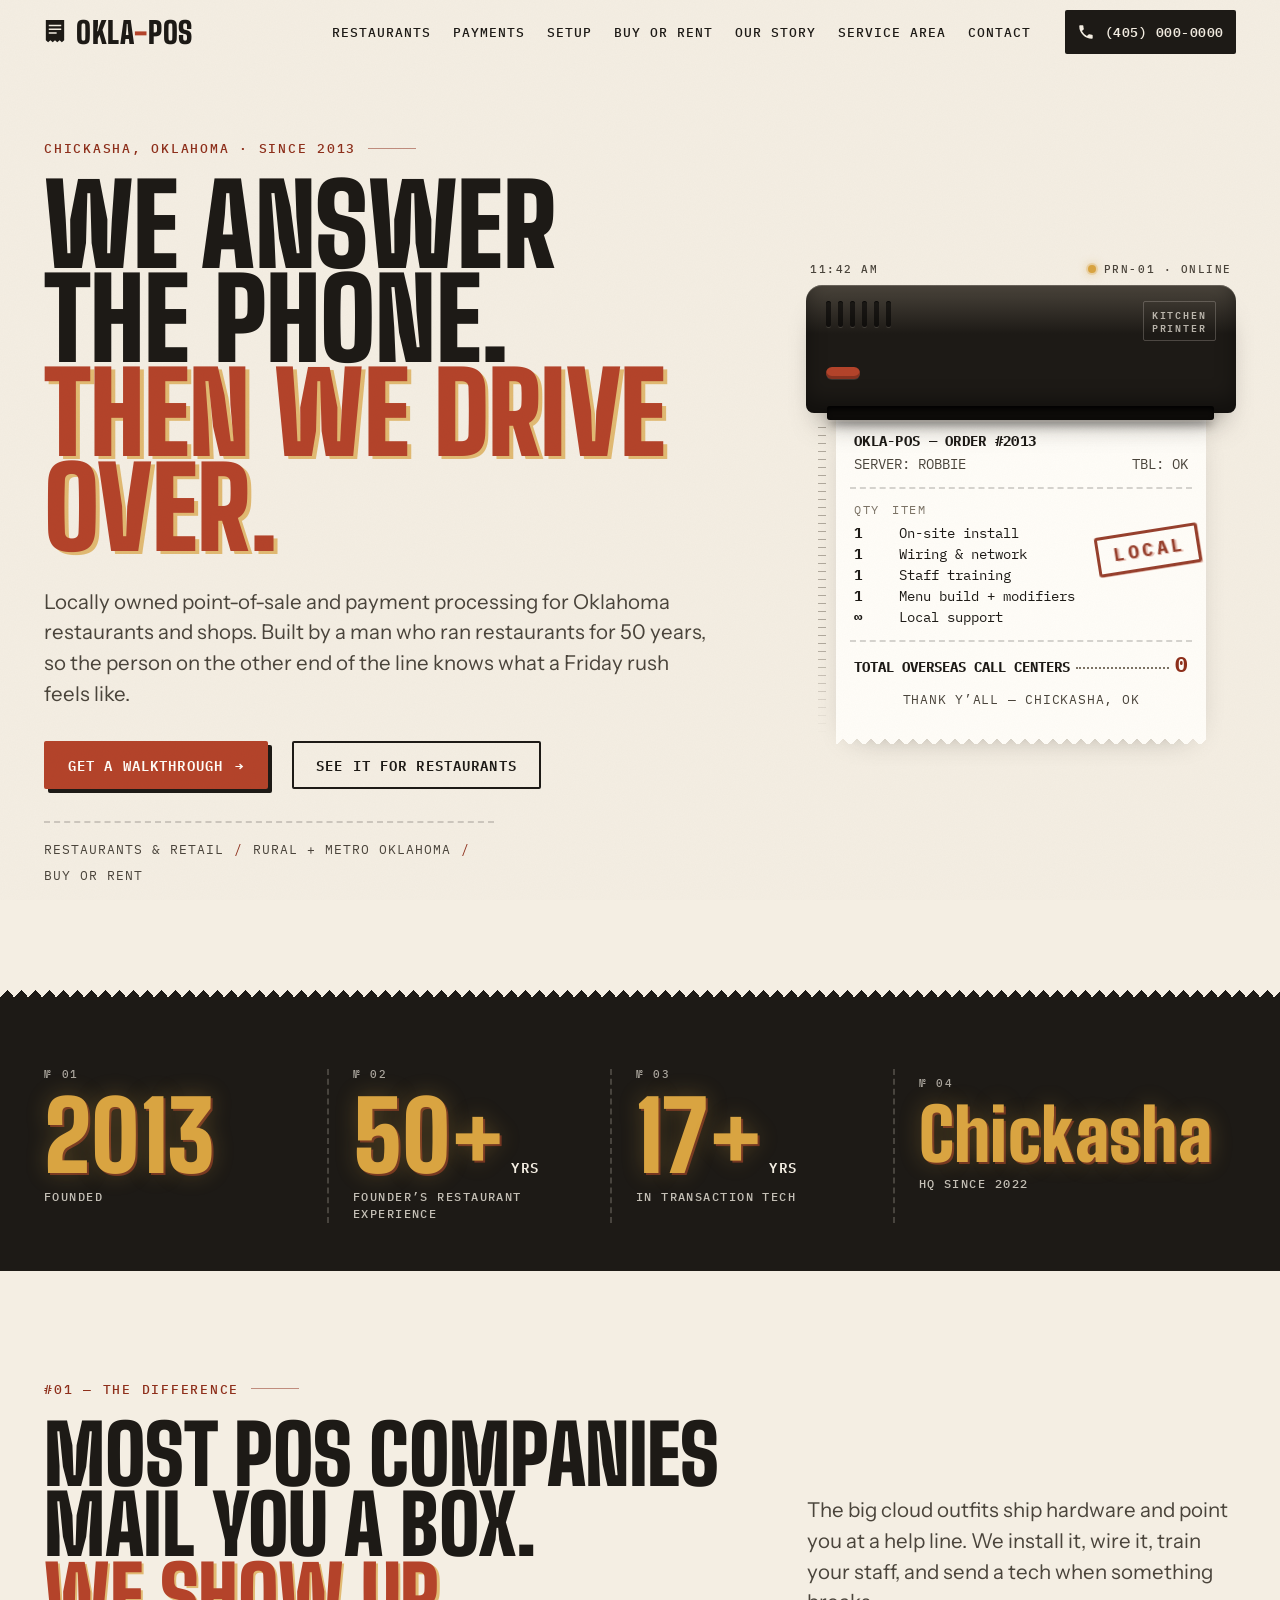
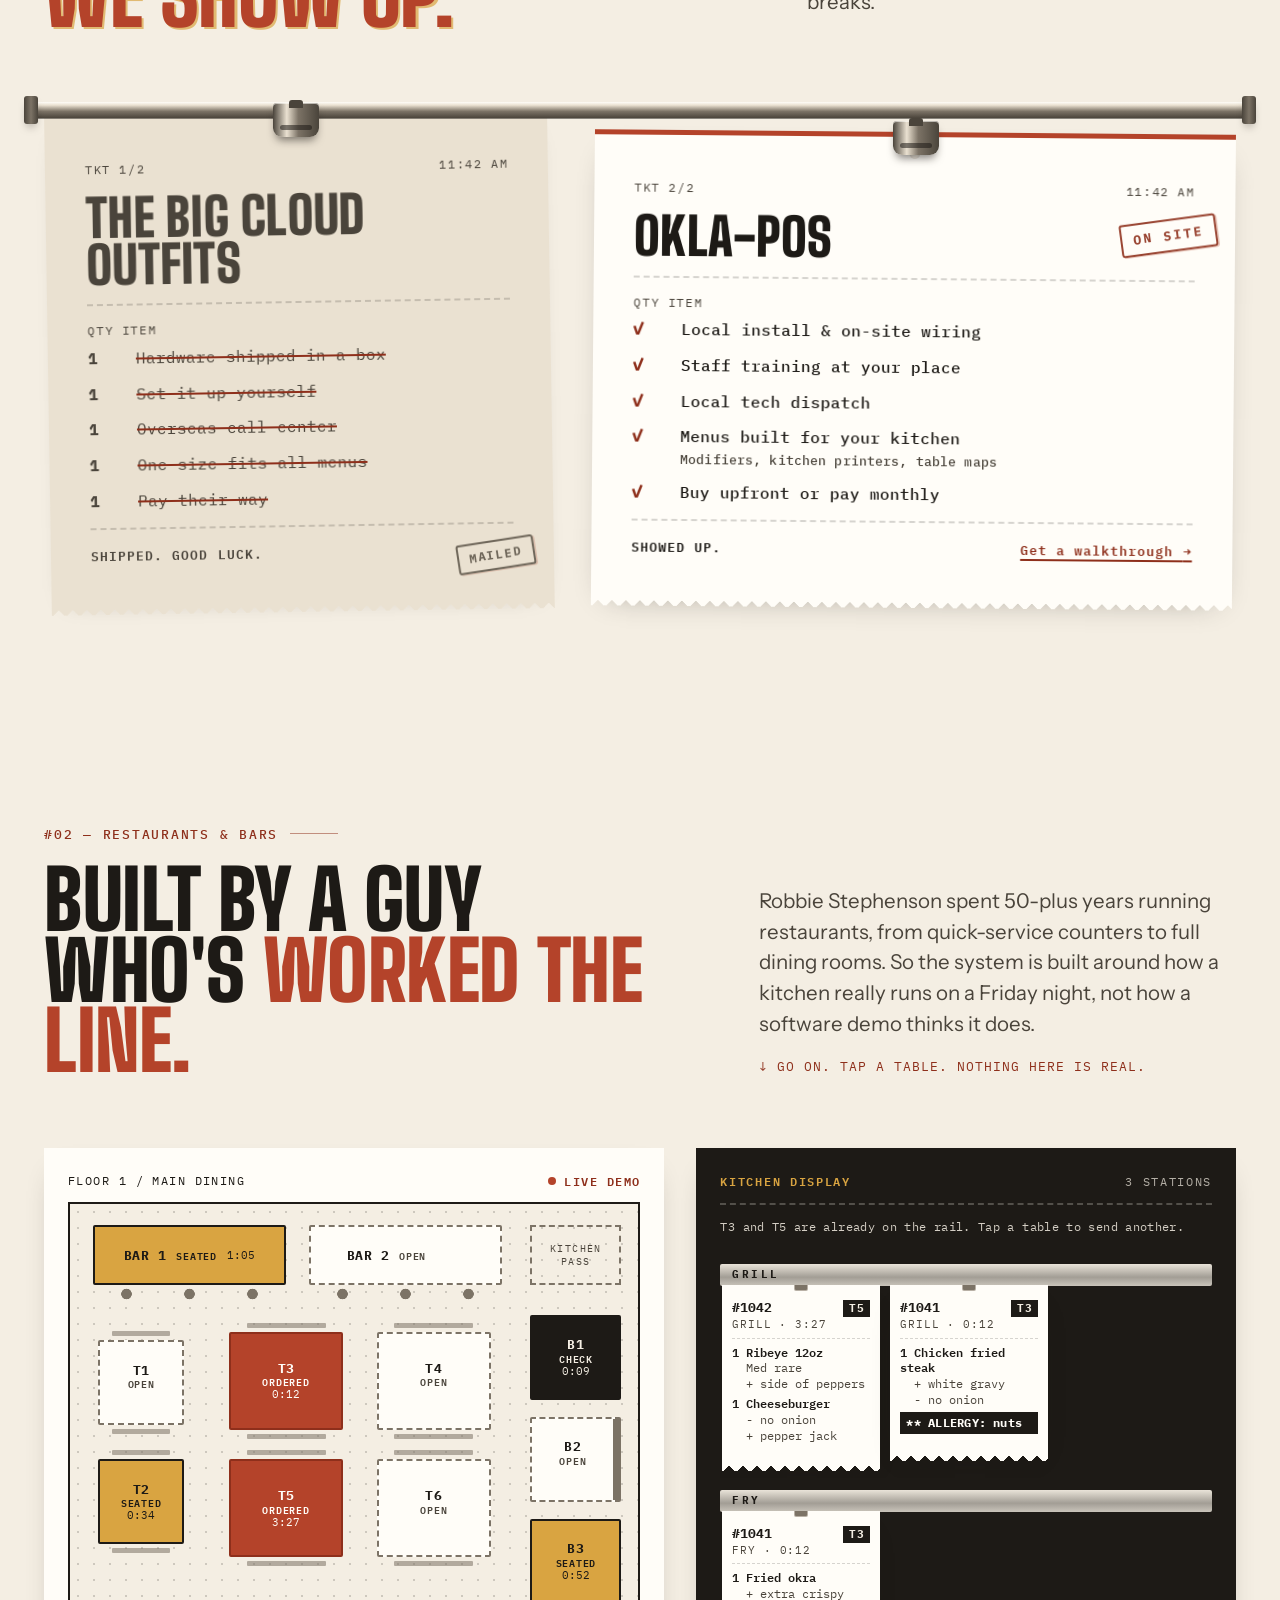
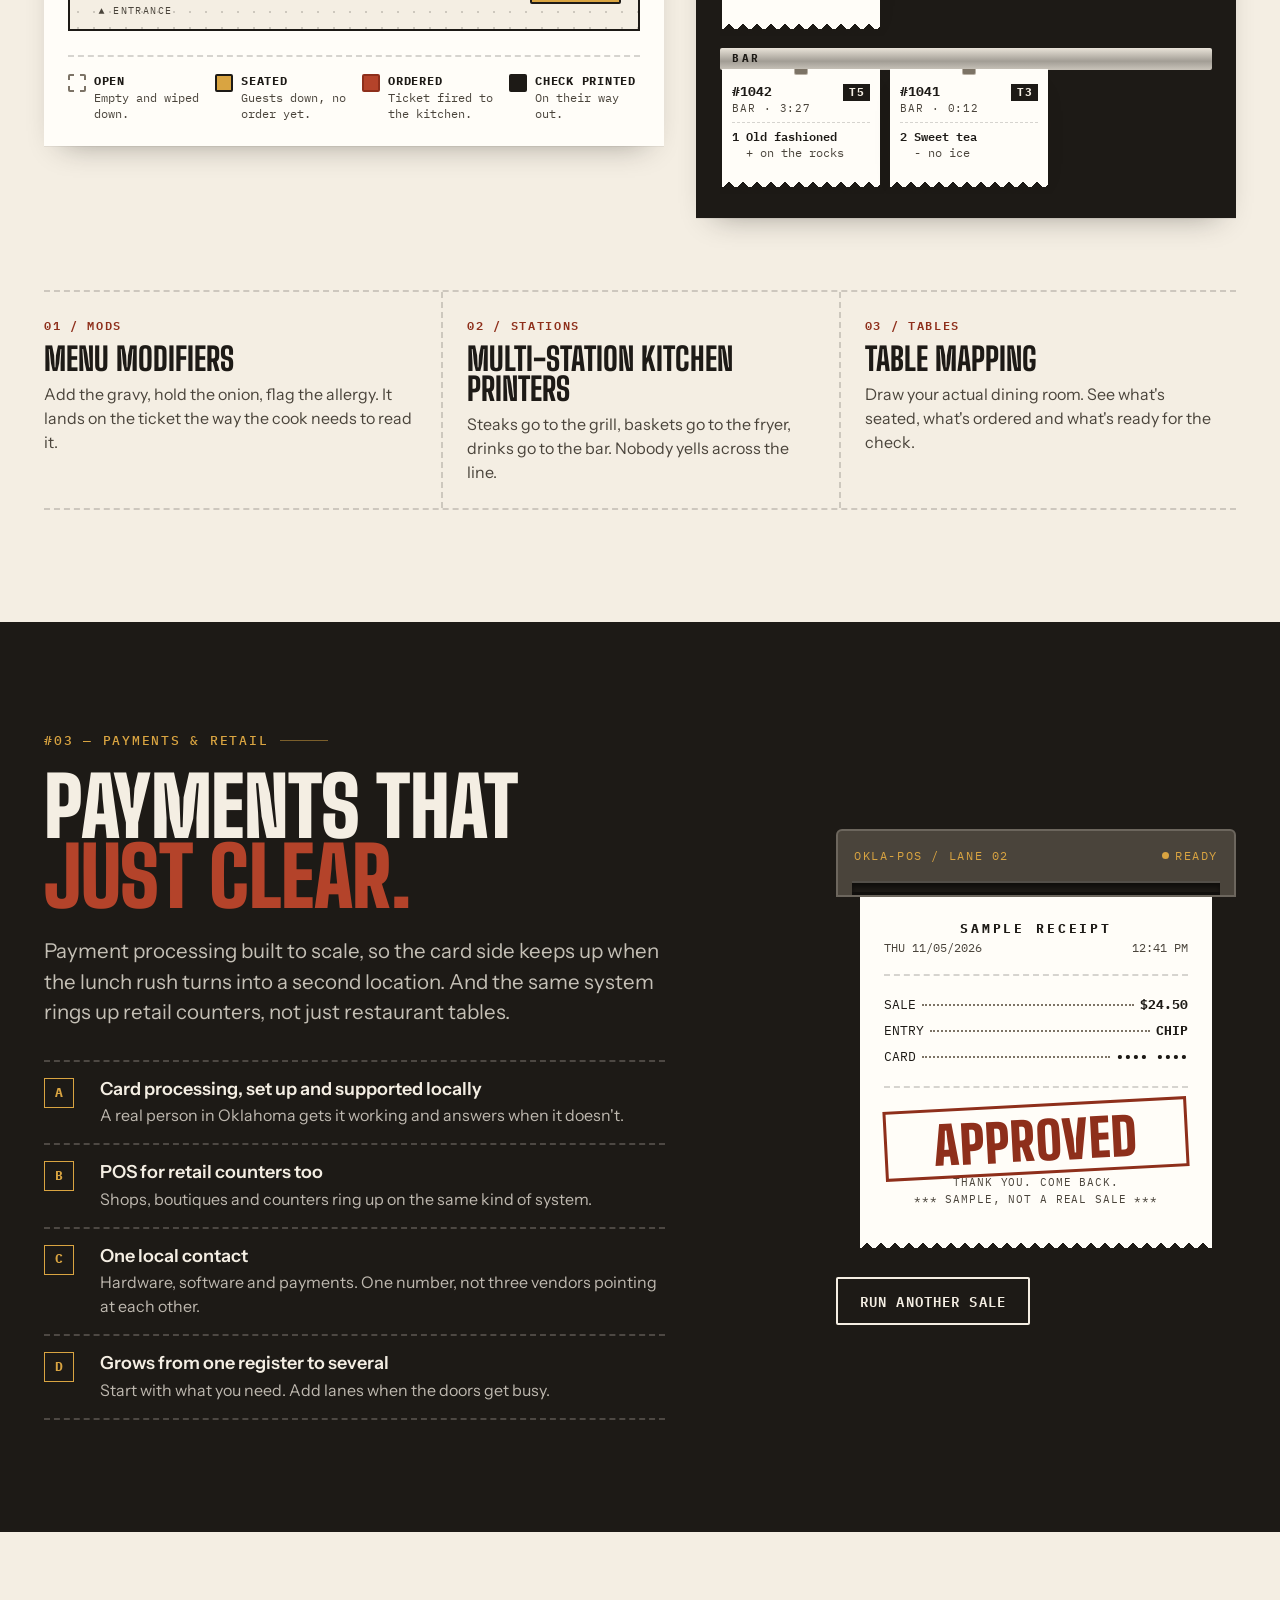
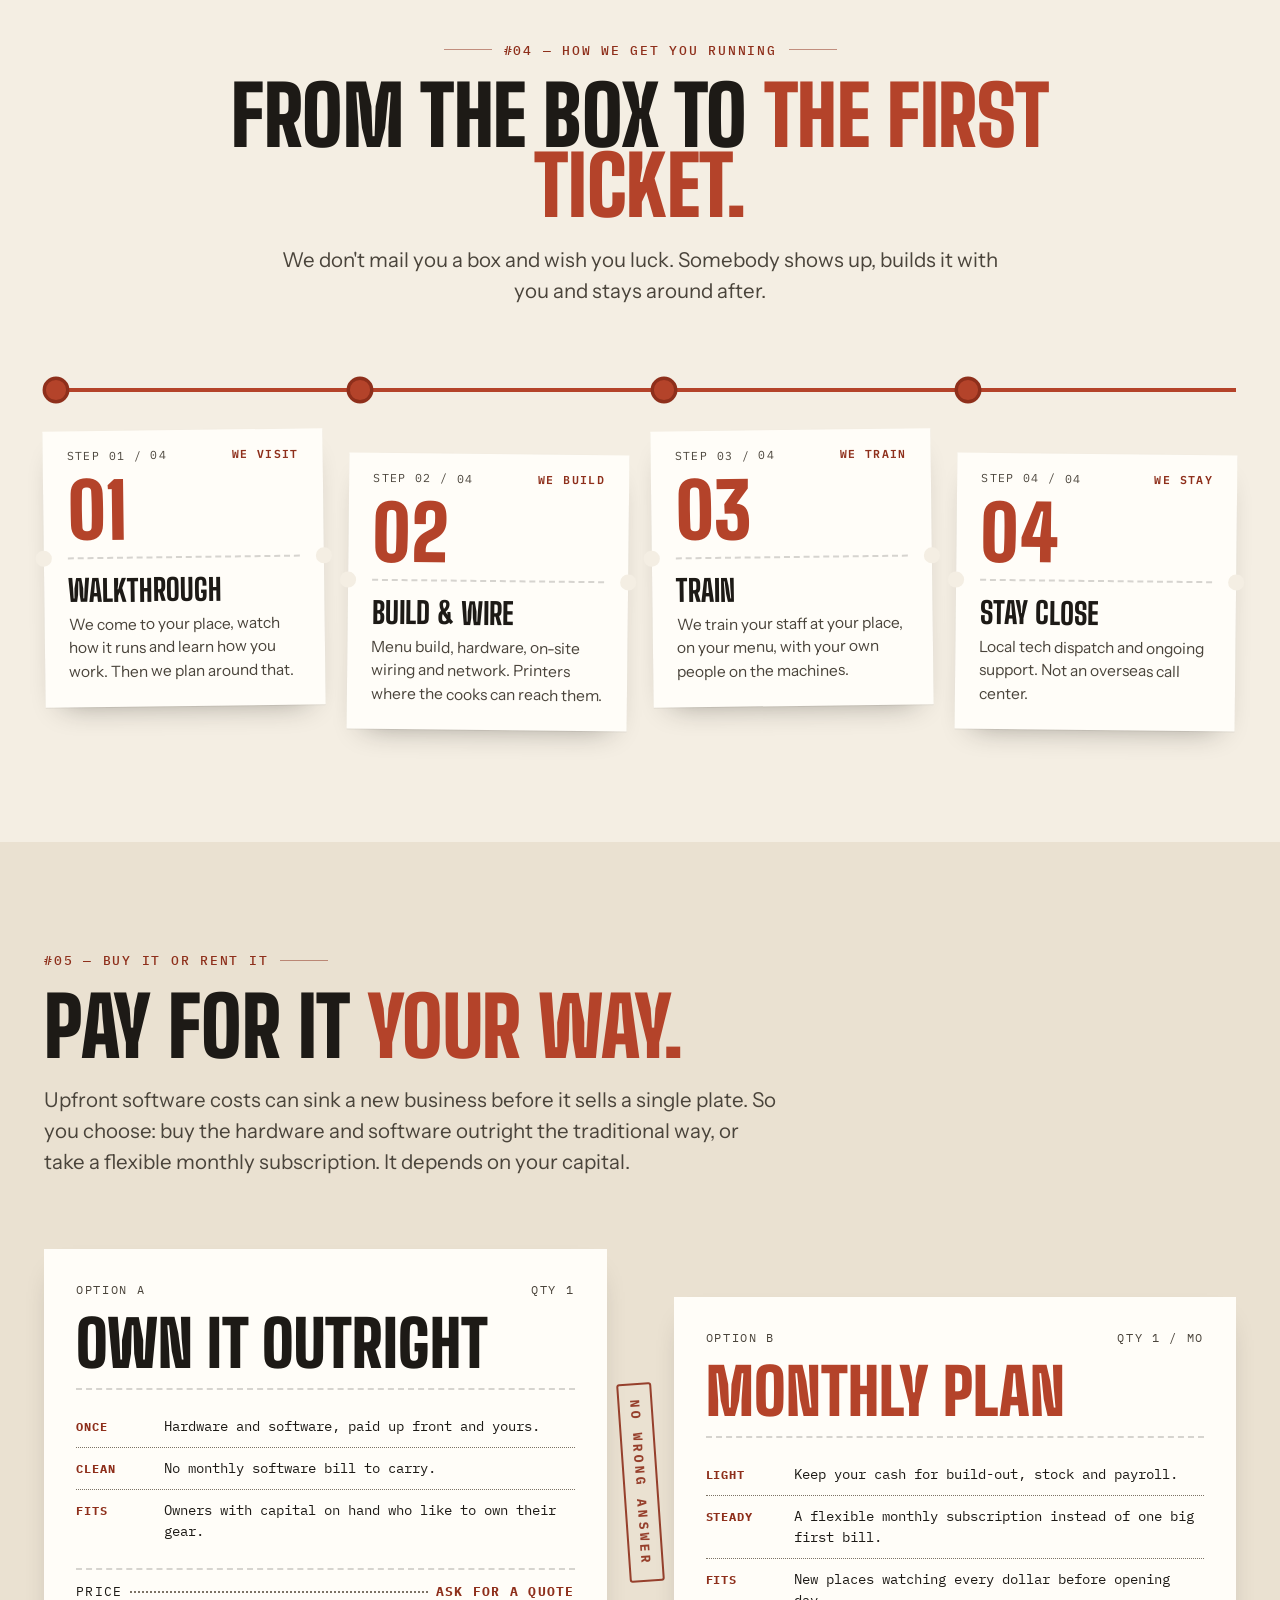
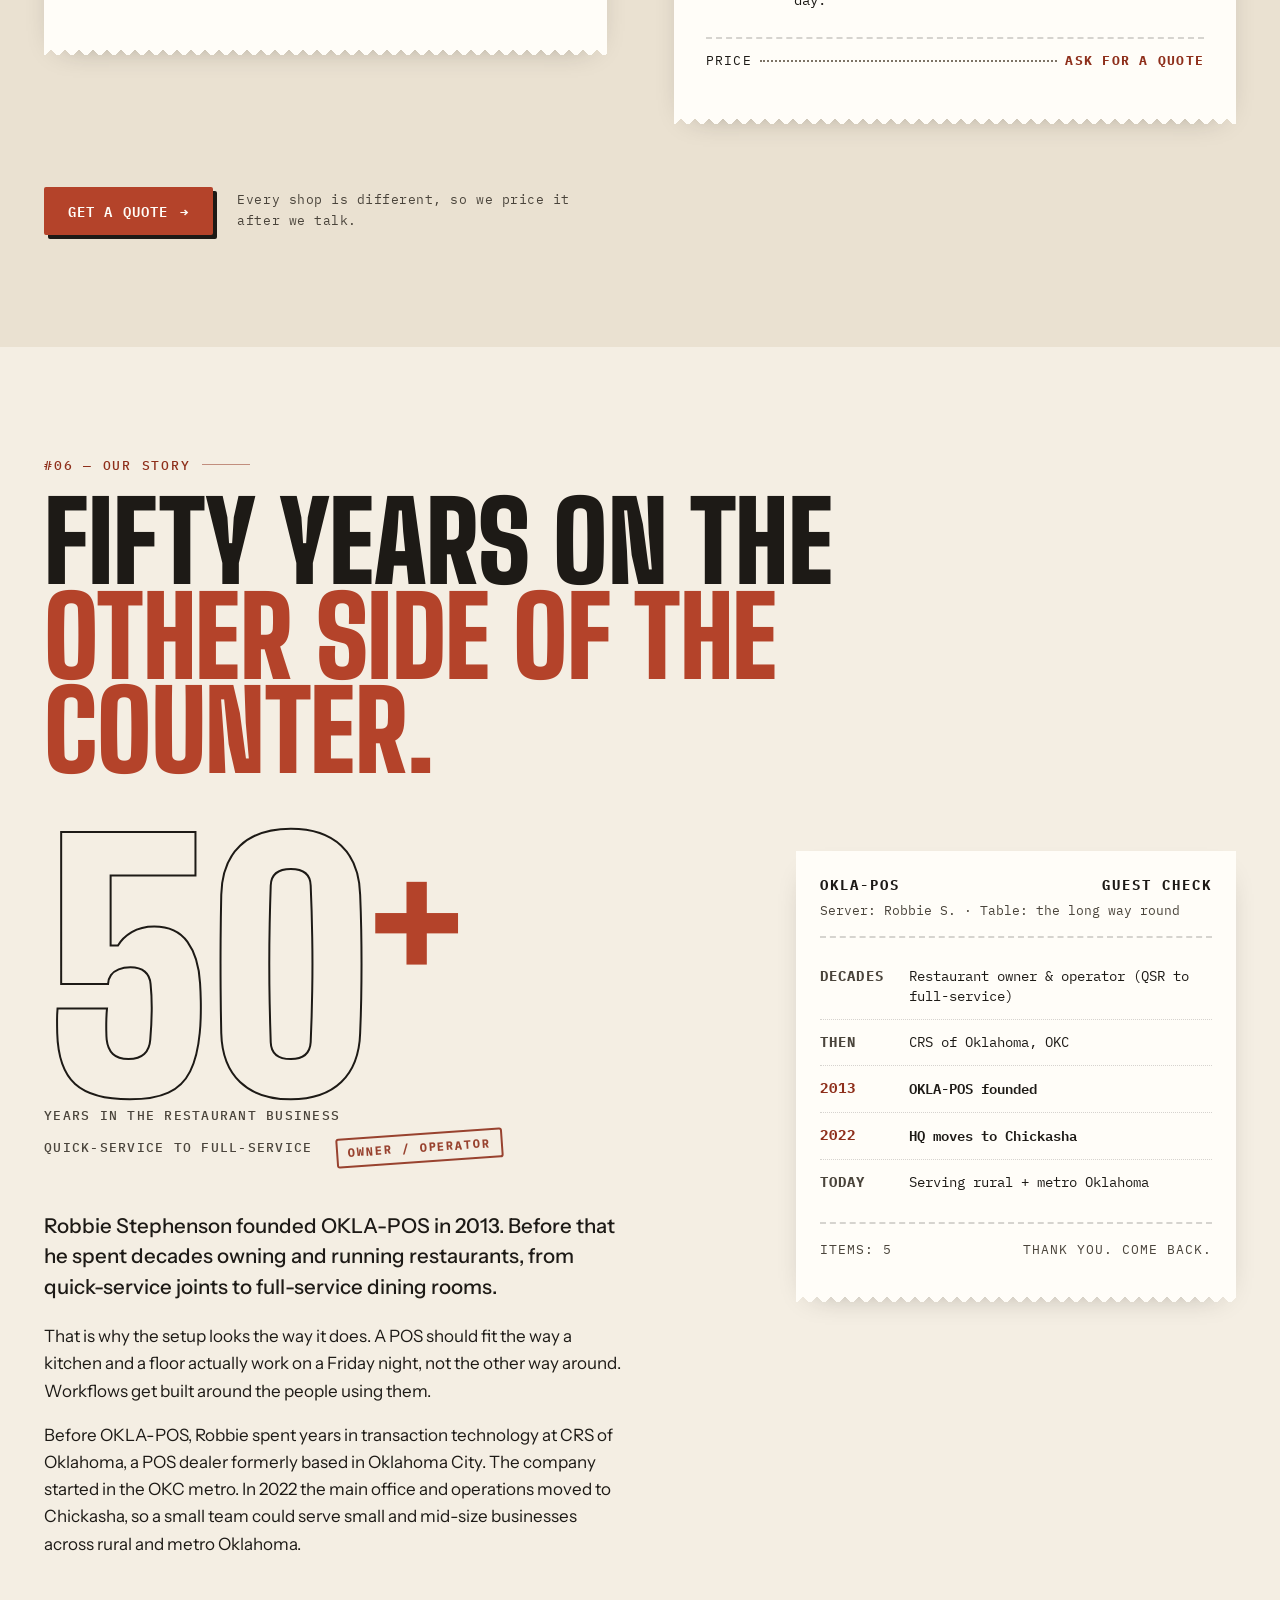
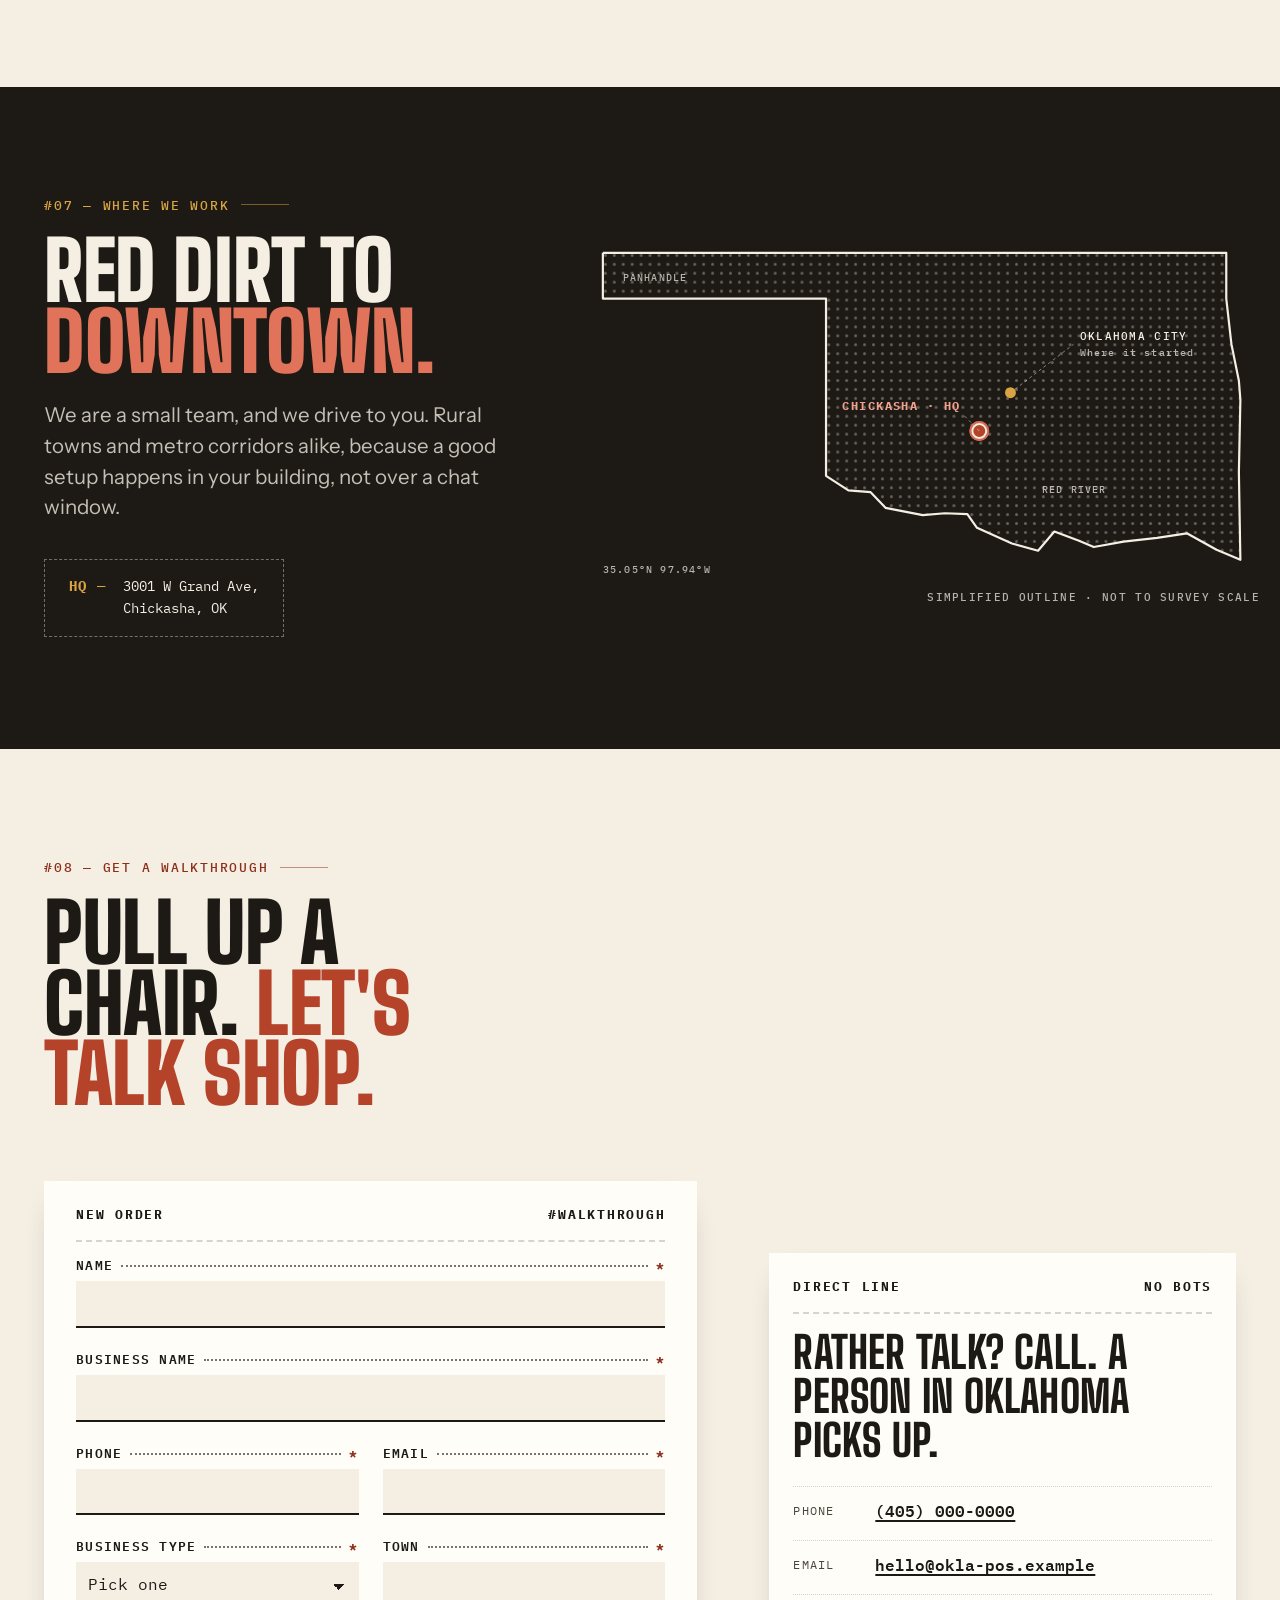
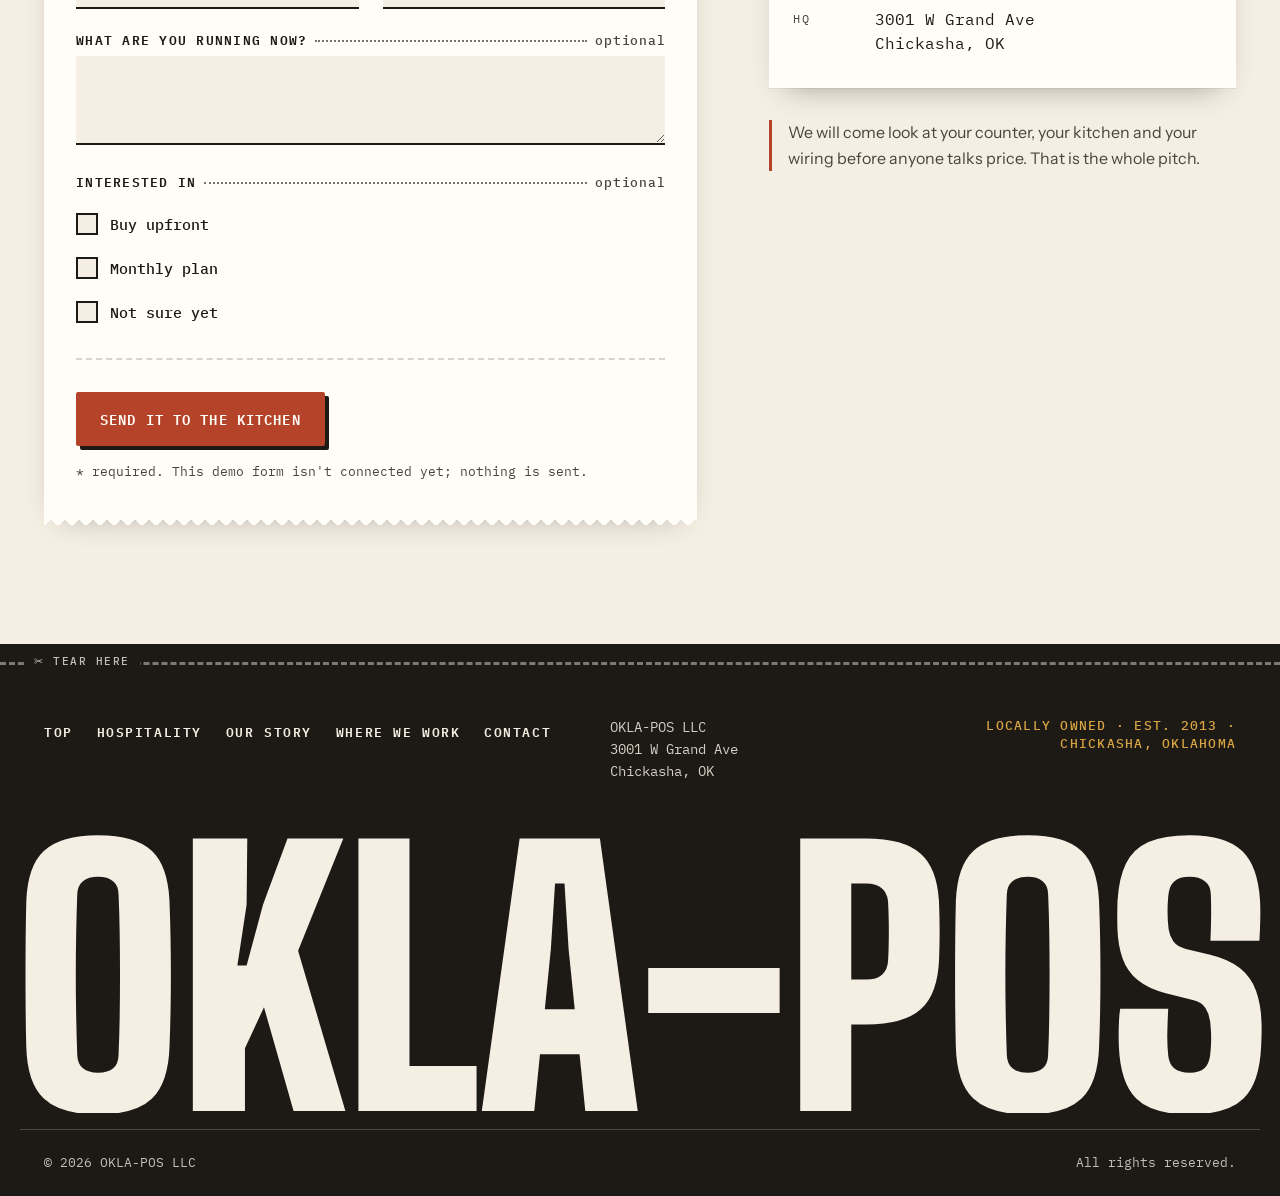
<file: index.html>
<!doctype html>
<html lang="en" class="no-js">
<head>
<meta charset="utf-8">
<meta name="viewport" content="width=device-width, initial-scale=1">
<title>OKLA-POS — Local POS & Payments, Chickasha, Oklahoma</title>
<meta name="description" content="Locally owned point-of-sale systems and payment processing for Oklahoma restaurants and retailers. On-site setup, wiring, training and local support from Chickasha, OK.">
<meta name="theme-color" content="#1D1A16">
<link rel="preconnect" href="https://fonts.googleapis.com">
<link rel="preconnect" href="https://fonts.gstatic.com" crossorigin>
<link href="https://fonts.googleapis.com/css2?family=Big+Shoulders+Display:wght@700;800;900&family=IBM+Plex+Mono:wght@400;500;600;700&family=Instrument+Sans:wght@400;500;600;700&display=swap" rel="stylesheet">
<link rel="stylesheet" href="css/base.css">
<link rel="stylesheet" href="css/hero.css">
<link rel="stylesheet" href="css/hospitality.css">
<link rel="stylesheet" href="css/founder.css">
</head>
<body>
<a class="skip" href="#main">Skip to content</a>
<!-- ===== hero ===== -->
<header class="nav-header" id="top" data-nav>
  <div class="wrap nav-bar">
    <a class="nav-brand" href="#top" aria-label="OKLA-POS, home">
      <svg class="nav-mark" viewBox="0 0 24 28" width="22" height="26" aria-hidden="true" focusable="false">
        <path d="M2 1h20v22l-2.5 2.2L17 23l-2.5 2.2L12 23l-2.5 2.2L7 23l-2.5 2.2L2 23z" fill="currentColor"/>
        <path d="M6 7h12M6 11h12M6 15h7" stroke="var(--nav-mark-ink, #F4EEE3)" stroke-width="1.6" stroke-linecap="square"/>
      </svg>
      <span class="nav-word">OKLA<span>-</span>POS</span>
    </a>

    <nav class="nav-menu" aria-label="Main">
      <ul class="nav-list" id="nav-list">
        <li><a href="#hospitality"><span class="nav-idx" aria-hidden="true">01</span>Restaurants</a></li>
        <li><a href="#payments"><span class="nav-idx" aria-hidden="true">02</span>Payments</a></li>
        <li><a href="#install"><span class="nav-idx" aria-hidden="true">03</span>Setup</a></li>
        <li><a href="#buying"><span class="nav-idx" aria-hidden="true">04</span>Buy or Rent</a></li>
        <li><a href="#founder"><span class="nav-idx" aria-hidden="true">05</span>Our Story</a></li>
        <li><a href="#area"><span class="nav-idx" aria-hidden="true">06</span>Service Area</a></li>
        <li><a href="#contact"><span class="nav-idx" aria-hidden="true">07</span>Contact</a></li>
        <li class="nav-list__call"><a href="tel:+14050000000" data-placeholder="phone">(405) 000-0000</a><span class="nav-list__sub">Chickasha, Oklahoma</span></li>
      </ul>
    </nav>

    <a class="nav-phone" href="tel:+14050000000" aria-label="Call (405) 000-0000">
      <svg viewBox="0 0 24 24" width="18" height="18" aria-hidden="true" focusable="false"><path d="M6.6 10.8a15 15 0 0 0 6.6 6.6l2.2-2.2a1 1 0 0 1 1-.25 11 11 0 0 0 3.5.56 1 1 0 0 1 1 1V20a1 1 0 0 1-1 1A17 17 0 0 1 3 4a1 1 0 0 1 1-1h3.5a1 1 0 0 1 1 1c0 1.2.2 2.4.56 3.5a1 1 0 0 1-.25 1z" fill="currentColor"/></svg>
      <span class="nav-phone__num" data-placeholder="phone">(405) 000-0000</span>
    </a>

    <button class="nav-toggle" type="button" aria-expanded="false" aria-controls="nav-list">
      <span class="nav-toggle__bars" aria-hidden="true"><i></i><i></i></span>
      <span class="nav-toggle__label">Menu</span>
    </button>
  </div>
</header>

<main id="main">

<section class="hero" aria-labelledby="hero-title">
  <div class="wrap hero-grid">
    <div class="hero-copy">
      <p class="eyebrow">Chickasha, Oklahoma · Since 2013</p>
      <h1 class="display-xl hero-title" id="hero-title">We answer the phone. <em>Then we drive over.</em></h1>
      <p class="lede hero-lede">Locally owned point-of-sale and payment processing for Oklahoma restaurants and shops. Built by a man who ran restaurants for 50 years, so the person on the other end of the line knows what a Friday rush feels like.</p>
      <div class="hero-actions">
        <a class="btn btn--clay" href="#contact">Get a walkthrough <span aria-hidden="true">→</span></a>
        <a class="btn btn--ghost" href="#hospitality">See it for restaurants</a>
      </div>
      <p class="hero-meta mono">Restaurants &amp; retail <i aria-hidden="true">/</i> Rural + metro Oklahoma <i aria-hidden="true">/</i> Buy or rent</p>
    </div>

    <div class="hero-rig" role="img" aria-label="Illustration: a kitchen printer printing an OKLA-POS order ticket with no overseas call centers on the bill.">
      <div class="hero-cap" aria-hidden="true"><span>11:42 AM</span><span><b class="hero-led"></b>PRN-01 · ONLINE</span></div>
      <div class="hero-printer" aria-hidden="true">
        <div class="hero-printer__vents"><i></i><i></i><i></i><i></i><i></i><i></i></div>
        <div class="hero-printer__plate">KITCHEN<br>PRINTER</div>
        <div class="hero-printer__btn"></div>
        <div class="hero-printer__mouth"></div>
      </div>
      <div class="hero-ticketbox" aria-hidden="true">
        <div class="hero-ruler"></div>
        <div class="hero-sway">
          <div class="hero-feed">
            <article class="ticket ticket--torn hero-ticket">
              <p class="hero-t-head">OKLA-POS — ORDER #2013</p>
              <p class="hero-t-row"><span>SERVER: ROBBIE</span><span>TBL: OK</span></p>
              <hr class="tear">
              <p class="hero-t-cols"><span>QTY</span><span>ITEM</span></p>
              <ul class="hero-t-list">
                <li><b>1</b><span>On-site install</span></li>
                <li><b>1</b><span>Wiring &amp; network</span></li>
                <li><b>1</b><span>Staff training</span></li>
                <li><b>1</b><span>Menu build + modifiers</span></li>
                <li><b>∞</b><span>Local support</span></li>
              </ul>
              <hr class="tear">
              <p class="hero-t-total"><span>TOTAL OVERSEAS CALL CENTERS</span><i></i><b>0</b></p>
              <p class="hero-t-foot">THANK Y’ALL — CHICKASHA, OK</p>
              <span class="kbd-stamp hero-stamp">LOCAL</span>
            </article>
          </div>
        </div>
      </div>
    </div>
  </div>
</section>

<section class="band-ink proof-strip" aria-labelledby="proof-title">
  <div class="wrap">
    <h2 class="visually-hidden" id="proof-title">OKLA-POS by the numbers</h2>
    <dl class="proof-grid">
      <div class="proof-item" data-reveal>
        <dt>Founded</dt>
        <dd class="proof-num"><span class="proof-idx" aria-hidden="true">01</span>2013</dd>
      </div>
      <div class="proof-item" data-reveal style="--d:80ms">
        <dt>Founder’s restaurant experience</dt>
        <dd class="proof-num"><span class="proof-idx" aria-hidden="true">02</span><span data-count="50">50</span>+<small>yrs</small></dd>
      </div>
      <div class="proof-item" data-reveal style="--d:160ms">
        <dt>In transaction tech</dt>
        <dd class="proof-num"><span class="proof-idx" aria-hidden="true">03</span><span data-count="17">17</span>+<small>yrs</small></dd>
      </div>
      <div class="proof-item" data-reveal style="--d:240ms">
        <dt>HQ since 2022</dt>
        <dd class="proof-num proof-num--word"><span class="proof-idx" aria-hidden="true">04</span>Chickasha</dd>
      </div>
    </dl>
  </div>
</section>

<section id="difference" class="vs" aria-labelledby="vs-title">
  <div class="wrap">
    <div class="vs-head">
      <div data-reveal>
        <p class="eyebrow">#01 — The difference</p>
        <h2 class="display vs-title" id="vs-title">Most POS companies mail you a box. <em>We show up.</em></h2>
      </div>
      <p class="lede vs-lede" data-reveal style="--d:120ms">The big cloud outfits ship hardware and point you at a help line. We install it, wire it, train your staff, and send a tech when something breaks.</p>
    </div>

    <div class="vs-rack">
      <div class="vs-rail" aria-hidden="true"></div>

      <div class="vs-hang vs-hang--them" data-reveal>
        <span class="vs-clip" aria-hidden="true"></span>
        <article class="ticket ticket--torn vs-ticket vs-ticket--them" aria-labelledby="vs-them">
          <p class="vs-t-meta"><span>TKT 1/2</span><span>11:42 AM</span></p>
          <h3 class="vs-t-title" id="vs-them">The big cloud outfits</h3>
          <hr class="tear">
          <p class="vs-t-cols"><span>QTY</span><span>ITEM</span></p>
          <ul class="vs-list">
            <li><b>1</b><s><span class="visually-hidden">Struck out: </span>Hardware shipped in a box</s></li>
            <li><b>1</b><s><span class="visually-hidden">Struck out: </span>Set it up yourself</s></li>
            <li><b>1</b><s><span class="visually-hidden">Struck out: </span>Overseas call center</s></li>
            <li><b>1</b><s><span class="visually-hidden">Struck out: </span>One-size-fits-all menus</s></li>
            <li><b>1</b><s><span class="visually-hidden">Struck out: </span>Pay their way</s></li>
          </ul>
          <hr class="tear">
          <p class="vs-t-foot">SHIPPED. GOOD LUCK.</p>
          <span class="kbd-stamp vs-stamp" aria-hidden="true">Mailed</span>
        </article>
      </div>

      <div class="vs-hang vs-hang--us" data-reveal style="--d:140ms">
        <span class="vs-clip" aria-hidden="true"></span>
        <article class="ticket ticket--torn vs-ticket vs-ticket--us" aria-labelledby="vs-us">
          <p class="vs-t-meta"><span>TKT 2/2</span><span>11:42 AM</span></p>
          <h3 class="vs-t-title" id="vs-us">OKLA-POS</h3>
          <hr class="tear">
          <p class="vs-t-cols"><span>QTY</span><span>ITEM</span></p>
          <ul class="vs-list">
            <li><b aria-hidden="true">✓</b><span>Local install &amp; on-site wiring</span></li>
            <li><b aria-hidden="true">✓</b><span>Staff training at your place</span></li>
            <li><b aria-hidden="true">✓</b><span>Local tech dispatch</span></li>
            <li><b aria-hidden="true">✓</b><span>Menus built for your kitchen<small>Modifiers, kitchen printers, table maps</small></span></li>
            <li><b aria-hidden="true">✓</b><span>Buy upfront or pay monthly</span></li>
          </ul>
          <hr class="tear">
          <p class="vs-t-foot">SHOWED UP. <a href="#contact">Get a walkthrough <span aria-hidden="true">→</span></a></p>
          <span class="kbd-stamp vs-stamp" aria-hidden="true">On site</span>
        </article>
      </div>
    </div>
  </div>
</section>
<!-- ===== hospitality ===== -->
<!-- ============ #02 HOSPITALITY ============ -->
<section id="hospitality" class="hosp" aria-labelledby="hosp-h">
  <div class="wrap">
    <header class="hosp-head">
      <div data-reveal>
        <p class="eyebrow">#02 — Restaurants &amp; bars</p>
        <h2 id="hosp-h" class="display hosp-title">Built by a guy who's <em>worked the line.</em></h2>
      </div>
      <div class="hosp-head__side" data-reveal>
        <p class="lede">Robbie Stephenson spent 50-plus years running restaurants, from quick-service counters to full dining rooms. So the system is built around how a kitchen really runs on a Friday night, not how a software demo thinks it does.</p>
        <p class="hosp-note mono" aria-hidden="true">&darr; Go on. Tap a table. Nothing here is real.</p>
      </div>
    </header>

    <div class="hosp-demo" data-hosp-demo>
      <!-- FLOOR PLAN -->
      <div class="hosp-floor ticket" data-reveal>
        <div class="hosp-bar-head">
          <span class="hosp-bar-head__t mono">FLOOR 1 / MAIN DINING</span>
          <span class="hosp-live mono"><i aria-hidden="true"></i>LIVE DEMO</span>
        </div>
        <p class="hosp-swipe mono" aria-hidden="true">Swipe the room sideways &harr;</p>
        <div class="hosp-scroll" role="group" aria-label="Dining room table map. Each table is a button that advances its status.">
          <div class="hosp-stage">
            <div class="hosp-pass mono" aria-hidden="true">KITCHEN<br>PASS</div>

            <button type="button" class="hosp-tbl hosp-tbl--bar" data-table="BAR1" data-label="Bar 1" data-desc="bar, 3 stools" style="--x:4%;--y:5%;--w:34%;--h:14%"><span class="hosp-tbl__n">BAR 1</span><span class="hosp-tbl__s" aria-hidden="true">Open</span><span class="hosp-tbl__t" aria-hidden="true">0:00</span></button>
            <button type="button" class="hosp-tbl hosp-tbl--bar" data-table="BAR2" data-label="Bar 2" data-desc="bar, 3 stools" style="--x:42%;--y:5%;--w:34%;--h:14%"><span class="hosp-tbl__n">BAR 2</span><span class="hosp-tbl__s" aria-hidden="true">Open</span><span class="hosp-tbl__t" aria-hidden="true">0:00</span></button>

            <button type="button" class="hosp-tbl hosp-tbl--two" data-table="T1" data-label="T1" data-desc="2-top" style="--x:5%;--y:32%;--w:15%;--h:20%"><span class="hosp-tbl__n">T1</span><span class="hosp-tbl__s" aria-hidden="true">Open</span><span class="hosp-tbl__t" aria-hidden="true">0:00</span></button>
            <button type="button" class="hosp-tbl hosp-tbl--two" data-table="T2" data-label="T2" data-desc="2-top" style="--x:5%;--y:60%;--w:15%;--h:20%"><span class="hosp-tbl__n">T2</span><span class="hosp-tbl__s" aria-hidden="true">Open</span><span class="hosp-tbl__t" aria-hidden="true">0:00</span></button>

            <button type="button" class="hosp-tbl hosp-tbl--four" data-table="T3" data-label="T3" data-desc="4-top" style="--x:28%;--y:30%;--w:20%;--h:23%"><span class="hosp-tbl__n">T3</span><span class="hosp-tbl__s" aria-hidden="true">Open</span><span class="hosp-tbl__t" aria-hidden="true">0:00</span></button>
            <button type="button" class="hosp-tbl hosp-tbl--four" data-table="T4" data-label="T4" data-desc="4-top" style="--x:54%;--y:30%;--w:20%;--h:23%"><span class="hosp-tbl__n">T4</span><span class="hosp-tbl__s" aria-hidden="true">Open</span><span class="hosp-tbl__t" aria-hidden="true">0:00</span></button>
            <button type="button" class="hosp-tbl hosp-tbl--four" data-table="T5" data-label="T5" data-desc="4-top" style="--x:28%;--y:60%;--w:20%;--h:23%"><span class="hosp-tbl__n">T5</span><span class="hosp-tbl__s" aria-hidden="true">Open</span><span class="hosp-tbl__t" aria-hidden="true">0:00</span></button>
            <button type="button" class="hosp-tbl hosp-tbl--four" data-table="T6" data-label="T6" data-desc="4-top" style="--x:54%;--y:60%;--w:20%;--h:23%"><span class="hosp-tbl__n">T6</span><span class="hosp-tbl__s" aria-hidden="true">Open</span><span class="hosp-tbl__t" aria-hidden="true">0:00</span></button>

            <button type="button" class="hosp-tbl hosp-tbl--booth" data-table="B1" data-label="B1" data-desc="booth" style="--x:81%;--y:26%;--w:16%;--h:20%"><span class="hosp-tbl__n">B1</span><span class="hosp-tbl__s" aria-hidden="true">Open</span><span class="hosp-tbl__t" aria-hidden="true">0:00</span></button>
            <button type="button" class="hosp-tbl hosp-tbl--booth" data-table="B2" data-label="B2" data-desc="booth" style="--x:81%;--y:50%;--w:16%;--h:20%"><span class="hosp-tbl__n">B2</span><span class="hosp-tbl__s" aria-hidden="true">Open</span><span class="hosp-tbl__t" aria-hidden="true">0:00</span></button>
            <button type="button" class="hosp-tbl hosp-tbl--booth" data-table="B3" data-label="B3" data-desc="booth" style="--x:81%;--y:74%;--w:16%;--h:20%"><span class="hosp-tbl__n">B3</span><span class="hosp-tbl__s" aria-hidden="true">Open</span><span class="hosp-tbl__t" aria-hidden="true">0:00</span></button>

            <div class="hosp-door mono" aria-hidden="true">&#9650; ENTRANCE</div>
          </div>
        </div>

        <hr class="tear">
        <ul class="hosp-legend" aria-label="Table status legend">
          <li data-s="open"><i aria-hidden="true"></i><b>Open</b><span>Empty and wiped down.</span></li>
          <li data-s="seated"><i aria-hidden="true"></i><b>Seated</b><span>Guests down, no order yet.</span></li>
          <li data-s="ordered"><i aria-hidden="true"></i><b>Ordered</b><span>Ticket fired to the kitchen.</span></li>
          <li data-s="check"><i aria-hidden="true"></i><b>Check printed</b><span>On their way out.</span></li>
        </ul>
      </div>

      <!-- KITCHEN DISPLAY -->
      <div class="hosp-kds" data-reveal>
        <div class="hosp-kds__hd">
          <span class="mono hosp-kds__t">KITCHEN DISPLAY</span>
          <span class="mono hosp-kds__c">3 STATIONS</span>
        </div>
        <p class="hosp-kds__log mono" data-hosp-log>Tap a table to send it to the kitchen.</p>
        <div class="hosp-rails" aria-live="polite" aria-relevant="additions" aria-label="Kitchen ticket rails">
          <div class="hosp-rail" data-station="GRILL">
            <div class="hosp-rail__bar"><span class="mono">GRILL</span></div>
            <div class="hosp-rail__tix" data-rail="GRILL"></div>
          </div>
          <div class="hosp-rail" data-station="FRY">
            <div class="hosp-rail__bar"><span class="mono">FRY</span></div>
            <div class="hosp-rail__tix" data-rail="FRY"></div>
          </div>
          <div class="hosp-rail" data-station="BAR">
            <div class="hosp-rail__bar"><span class="mono">BAR</span></div>
            <div class="hosp-rail__tix" data-rail="BAR"></div>
          </div>
        </div>
      </div>
    </div>

    <div class="hosp-notes">
      <article class="hosp-note-card" data-reveal>
        <p class="hosp-note-card__tag mono">01 / MODS</p>
        <h3>Menu modifiers</h3>
        <p>Add the gravy, hold the onion, flag the allergy. It lands on the ticket the way the cook needs to read it.</p>
      </article>
      <article class="hosp-note-card" data-reveal>
        <p class="hosp-note-card__tag mono">02 / STATIONS</p>
        <h3>Multi-station kitchen printers</h3>
        <p>Steaks go to the grill, baskets go to the fryer, drinks go to the bar. Nobody yells across the line.</p>
      </article>
      <article class="hosp-note-card" data-reveal>
        <p class="hosp-note-card__tag mono">03 / TABLES</p>
        <h3>Table mapping</h3>
        <p>Draw your actual dining room. See what's seated, what's ordered and what's ready for the check.</p>
      </article>
    </div>
  </div>
</section>

<!-- ============ #03 PAYMENTS & RETAIL ============ -->
<section id="payments" class="pay band-ink" aria-labelledby="pay-h">
  <div class="wrap pay-grid">
    <div class="pay-copy">
      <p class="eyebrow" data-reveal>#03 — Payments &amp; retail</p>
      <h2 id="pay-h" class="display" data-reveal>Payments that <em>just clear.</em></h2>
      <p class="lede" data-reveal>Payment processing built to scale, so the card side keeps up when the lunch rush turns into a second location. And the same system rings up retail counters, not just restaurant tables.</p>

      <ul class="pay-caps">
        <li data-reveal><span class="pay-caps__k mono">A</span><div><h3>Card processing, set up and supported locally</h3><p>A real person in Oklahoma gets it working and answers when it doesn't.</p></div></li>
        <li data-reveal><span class="pay-caps__k mono">B</span><div><h3>POS for retail counters too</h3><p>Shops, boutiques and counters ring up on the same kind of system.</p></div></li>
        <li data-reveal><span class="pay-caps__k mono">C</span><div><h3>One local contact</h3><p>Hardware, software and payments. One number, not three vendors pointing at each other.</p></div></li>
        <li data-reveal><span class="pay-caps__k mono">D</span><div><h3>Grows from one register to several</h3><p>Start with what you need. Add lanes when the doors get busy.</p></div></li>
      </ul>
    </div>

    <div class="pay-vis" data-pay data-reveal>
      <div class="pay-term">
        <div class="pay-term__top mono"><span>OKLA-POS / LANE 02</span><span class="pay-term__on"><i aria-hidden="true"></i>READY</span></div>
        <div class="pay-term__slot" aria-hidden="true"></div>
      </div>
      <div class="pay-out" data-pay-out>
        <div class="pay-slip ticket ticket--torn" role="img" aria-label="Sample card terminal receipt. Sale approved, 24 dollars and 50 cents.">
          <p class="pay-slip__hd mono">SAMPLE RECEIPT</p>
          <p class="pay-slip__sub mono"><span>THU 11/05/2026</span><span data-pay-time>12:41 PM</span></p>
          <hr class="tear">
          <p class="pay-row mono"><span>SALE</span><span class="pay-row__dots"></span><b data-pay-amt>$24.50</b></p>
          <p class="pay-row mono"><span>ENTRY</span><span class="pay-row__dots"></span><b>CHIP</b></p>
          <p class="pay-row mono"><span>CARD</span><span class="pay-row__dots"></span><b>&bull;&bull;&bull;&bull; &bull;&bull;&bull;&bull;</b></p>
          <hr class="tear">
          <p class="pay-slip__ok">APPROVED</p>
          <p class="pay-slip__ft mono">THANK YOU. COME BACK.<br>*** SAMPLE, NOT A REAL SALE ***</p>
        </div>
      </div>
      <button type="button" class="btn btn--ghost pay-again" data-pay-again>Run another sale</button>
    </div>
  </div>
</section>

<!-- ============ #04 INSTALL ============ -->
<section id="install" class="inst" aria-labelledby="inst-h">
  <div class="wrap">
    <header class="inst-head" data-reveal>
      <p class="eyebrow">#04 — How we get you running</p>
      <h2 id="inst-h" class="display">From the box to <em>the first ticket.</em></h2>
      <p class="lede">We don't mail you a box and wish you luck. Somebody shows up, builds it with you and stays around after.</p>
    </header>

    <ol class="inst-track" data-inst-track>
      <li class="inst-step" data-reveal>
        <span class="inst-node" aria-hidden="true"></span>
        <div class="inst-stub ticket">
          <p class="inst-stub__lab mono"><span>STEP 01 / 04</span><span>WE VISIT</span></p>
          <p class="inst-stub__n" aria-hidden="true">01</p>
          <div class="inst-stub__tear" aria-hidden="true"></div>
          <h3>Walkthrough</h3>
          <p>We come to your place, watch how it runs and learn how you work. Then we plan around that.</p>
        </div>
      </li>
      <li class="inst-step" data-reveal>
        <span class="inst-node" aria-hidden="true"></span>
        <div class="inst-stub ticket">
          <p class="inst-stub__lab mono"><span>STEP 02 / 04</span><span>WE BUILD</span></p>
          <p class="inst-stub__n" aria-hidden="true">02</p>
          <div class="inst-stub__tear" aria-hidden="true"></div>
          <h3>Build &amp; wire</h3>
          <p>Menu build, hardware, on-site wiring and network. Printers where the cooks can reach them.</p>
        </div>
      </li>
      <li class="inst-step" data-reveal>
        <span class="inst-node" aria-hidden="true"></span>
        <div class="inst-stub ticket">
          <p class="inst-stub__lab mono"><span>STEP 03 / 04</span><span>WE TRAIN</span></p>
          <p class="inst-stub__n" aria-hidden="true">03</p>
          <div class="inst-stub__tear" aria-hidden="true"></div>
          <h3>Train</h3>
          <p>We train your staff at your place, on your menu, with your own people on the machines.</p>
        </div>
      </li>
      <li class="inst-step" data-reveal>
        <span class="inst-node" aria-hidden="true"></span>
        <div class="inst-stub ticket">
          <p class="inst-stub__lab mono"><span>STEP 04 / 04</span><span>WE STAY</span></p>
          <p class="inst-stub__n" aria-hidden="true">04</p>
          <div class="inst-stub__tear" aria-hidden="true"></div>
          <h3>Stay close</h3>
          <p>Local tech dispatch and ongoing support. Not an overseas call center.</p>
        </div>
      </li>
    </ol>
  </div>
</section>

<!-- ============ #05 BUY OR RENT ============ -->
<section id="buying" class="buy band-alt" aria-labelledby="buy-h">
  <div class="wrap">
    <header class="buy-head" data-reveal>
      <p class="eyebrow">#05 — Buy it or rent it</p>
      <h2 id="buy-h" class="display">Pay for it <em>your way.</em></h2>
      <p class="lede">Upfront software costs can sink a new business before it sells a single plate. So you choose: buy the hardware and software outright the traditional way, or take a flexible monthly subscription. It depends on your capital.</p>
    </header>

    <div class="buy-cards">
      <article class="buy-card ticket ticket--torn" data-reveal>
        <p class="buy-card__hd mono"><span>OPTION A</span><span>QTY 1</span></p>
        <h3 class="buy-card__t">Own it outright</h3>
        <hr class="tear">
        <ul class="buy-lines mono">
          <li><b>ONCE</b><span>Hardware and software, paid up front and yours.</span></li>
          <li><b>CLEAN</b><span>No monthly software bill to carry.</span></li>
          <li><b>FITS</b><span>Owners with capital on hand who like to own their gear.</span></li>
        </ul>
        <p class="buy-card__price mono"><span>PRICE</span><i></i><b>Ask for a quote</b></p>
      </article>

      <div class="buy-stamp" aria-hidden="true"><span class="kbd-stamp">No wrong answer</span></div>

      <article class="buy-card buy-card--b ticket ticket--torn" data-reveal>
        <p class="buy-card__hd mono"><span>OPTION B</span><span>QTY 1 / MO</span></p>
        <h3 class="buy-card__t">Monthly plan</h3>
        <hr class="tear">
        <ul class="buy-lines mono">
          <li><b>LIGHT</b><span>Keep your cash for build-out, stock and payroll.</span></li>
          <li><b>STEADY</b><span>A flexible monthly subscription instead of one big first bill.</span></li>
          <li><b>FITS</b><span>New places watching every dollar before opening day.</span></li>
        </ul>
        <p class="buy-card__price mono"><span>PRICE</span><i></i><b>Ask for a quote</b></p>
      </article>
    </div>

    <div class="buy-cta" data-reveal>
      <a class="btn btn--clay" href="#contact">Get a quote <span aria-hidden="true">&rarr;</span></a>
      <p class="mono">Every shop is different, so we price it after we talk.</p>
    </div>
  </div>
</section>
<!-- ===== founder ===== -->
<!-- ===== 06 FOUNDER ===== -->
<section id="founder" aria-labelledby="fdr-h">
  <div class="wrap fdr-grid">
    <div class="fdr-head">
      <p class="eyebrow" data-reveal>#06 — Our story</p>
      <h2 class="display fdr-title" id="fdr-h" data-reveal>Fifty years on the <em>other side of the counter.</em></h2>
    </div>

    <figure class="fdr-stat" data-reveal aria-label="Fifty-plus years in the restaurant business">
      <span class="fdr-stat__num" aria-hidden="true">50<sup>+</sup></span>
      <figcaption class="fdr-stat__cap">
        <span>Years in the restaurant business</span>
        <span>Quick-service to full-service</span>
        <span class="kbd-stamp">Owner / operator</span>
      </figcaption>
    </figure>

    <div class="fdr-copy" data-reveal>
      <p class="lede">Robbie Stephenson founded OKLA-POS in 2013. Before that he spent decades owning and running restaurants, from quick-service joints to full-service dining rooms.</p>
      <p>That is why the setup looks the way it does. A POS should fit the way a kitchen and a floor actually work on a Friday night, not the other way around. Workflows get built around the people using them.</p>
      <p>Before OKLA-POS, Robbie spent years in transaction technology at CRS of Oklahoma, a POS dealer formerly based in Oklahoma City. The company started in the OKC metro. In 2022 the main office and operations moved to Chickasha, so a small team could serve small and mid-size businesses across rural and metro Oklahoma.</p>
    </div>

    <aside class="fdr-receipt ticket ticket--torn" data-reveal aria-label="Timeline of OKLA-POS">
      <p class="fdr-receipt__top"><span>OKLA-POS</span><span>Guest check</span></p>
      <p class="fdr-receipt__sub">Server: Robbie S. &middot; Table: the long way round</p>
      <hr class="tear">
      <ol class="fdr-log">
        <li><span class="fdr-log__t">Decades</span><span class="fdr-log__d">Restaurant owner &amp; operator (QSR to full-service)</span></li>
        <li><span class="fdr-log__t">Then</span><span class="fdr-log__d">CRS of Oklahoma, OKC</span></li>
        <li class="is-key"><span class="fdr-log__t">2013</span><span class="fdr-log__d">OKLA-POS founded</span></li>
        <li class="is-key"><span class="fdr-log__t">2022</span><span class="fdr-log__d">HQ moves to Chickasha</span></li>
        <li><span class="fdr-log__t">Today</span><span class="fdr-log__d">Serving rural + metro Oklahoma</span></li>
      </ol>
      <hr class="tear">
      <p class="fdr-receipt__end"><span>Items: 5</span><span>Thank you. Come back.</span></p>
    </aside>
  </div>
</section>

<!-- ===== 07 SERVICE AREA ===== -->
<section id="area" class="band-ink" aria-labelledby="area-h">
  <div class="wrap area-grid">
    <div class="area-copy">
      <p class="eyebrow" data-reveal>#07 — Where we work</p>
      <h2 class="display" id="area-h" data-reveal>Red dirt to <em>downtown.</em></h2>
      <p class="lede" data-reveal>We are a small team, and we drive to you. Rural towns and metro corridors alike, because a good setup happens in your building, not over a chat window.</p>
      <address class="area-addr ticket" data-reveal>
        <span class="area-addr__k">HQ &mdash;</span>
        <span>3001 W Grand Ave,<br>Chickasha, OK</span>
      </address>
    </div>

    <figure class="area-map" data-reveal>
      <svg id="area-svg" viewBox="0 0 682 349" role="img" aria-labelledby="area-t area-d" preserveAspectRatio="xMidYMid meet">
        <title id="area-t">Map of Oklahoma</title>
        <desc id="area-d">Outline of Oklahoma including the panhandle. A pulsing pin marks Chickasha, our headquarters, and a second pin marks Oklahoma City, where the company started.</desc>
        <defs>
          <pattern id="area-dots" width="9" height="9" patternUnits="userSpaceOnUse">
            <circle cx="4.5" cy="4.5" r="1.5" fill="#F4EEE3" opacity=".34"/>
          </pattern>
        </defs>
        <path class="area-fill" fill="url(#area-dots)" d="M20.0 20.0L647.7 20.0L647.7 66.0L652.9 112.0L660.4 148.8L661.9 168.1L660.4 240.8L661.9 329.1L637.9 319.0L608.0 302.4L578.0 307.0L544.3 310.7L514.3 316.2L499.4 309.8L474.6 300.6L458.2 319.9L431.9 312.6L396.7 296.9L387.0 283.1L364.5 282.2L342.1 284.0L304.6 276.7L289.6 261.0L267.2 259.2L244.7 244.5L244.7 66.0L20.0 66.0Z"/>
        <path class="area-outline" pathLength="1" d="M20.0 20.0L647.7 20.0L647.7 66.0L652.9 112.0L660.4 148.8L661.9 168.1L660.4 240.8L661.9 329.1L637.9 319.0L608.0 302.4L578.0 307.0L544.3 310.7L514.3 316.2L499.4 309.8L474.6 300.6L458.2 319.9L431.9 312.6L396.7 296.9L387.0 283.1L364.5 282.2L342.1 284.0L304.6 276.7L289.6 261.0L267.2 259.2L244.7 244.5L244.7 66.0L20.0 66.0Z"/>
        <text class="area-lbl area-lbl--soft" x="40" y="48">PANHANDLE</text>
        <text class="area-lbl area-lbl--soft" x="462" y="262">RED RIVER</text>

        <g class="area-pin area-pin--okc">
          <line class="area-lead" x1="430.4" y1="160.8" x2="494" y2="112"/>
          <circle cx="430.4" cy="160.8" r="5.5" fill="#D9A441"/>
          <text class="area-lbl" x="500" y="108">OKLAHOMA CITY</text>
          <text class="area-lbl area-lbl--soft" x="500" y="124">Where it started</text>
        </g>
        <g class="area-pin area-pin--hq">
          <circle class="area-pulse" cx="399" cy="199.4" r="9" fill="none" stroke="#D9684C" stroke-width="2"/>
          <circle class="area-pulse area-pulse--2" cx="399" cy="199.4" r="9" fill="none" stroke="#D9684C" stroke-width="2"/>
          <circle cx="399" cy="199.4" r="7" fill="#B4432A" stroke="#F4EEE3" stroke-width="2"/>
          <line class="area-lead" x1="399" y1="199.4" x2="384" y2="184"/>
          <text class="area-lbl area-lbl--hq" x="380" y="178" text-anchor="end">CHICKASHA &middot; HQ</text>
        </g>
        <text class="area-lbl area-lbl--soft" x="20" y="342">35.05&deg;N 97.94&deg;W</text>
      </svg>
      <figcaption class="area-cap">Simplified outline &middot; not to survey scale</figcaption>
    </figure>
  </div>
</section>

<!-- ===== 08 CONTACT ===== -->
<section id="contact" aria-labelledby="ct-h">
  <div class="wrap">
    <p class="eyebrow" data-reveal>#08 — Get a walkthrough</p>
    <h2 class="display ct-title" id="ct-h" data-reveal>Pull up a chair. <em>Let's talk shop.</em></h2>

    <div class="ct-grid">
      <div class="ct-formcol" data-reveal>
        <div class="ticket ticket--torn ct-ticket" id="ct-ticket">
          <!-- TODO: This demo form is not connected to a backend. Wire #ct-form to a real endpoint (form service, email relay, or CRM) in js/founder.js before launch. -->
          <div id="ct-formwrap">
            <p class="ct-top"><span>New order</span><span>#WALKTHROUGH</span></p>
            <hr class="tear">
            <form id="ct-form" novalidate>
              <div class="ct-field">
                <label for="ct-name"><span>Name</span><i aria-hidden="true"></i><b aria-hidden="true">*</b></label>
                <input id="ct-name" name="name" type="text" autocomplete="name" required aria-describedby="ct-name-err">
                <p class="ct-err" id="ct-name-err" hidden></p>
              </div>
              <div class="ct-field">
                <label for="ct-biz"><span>Business name</span><i aria-hidden="true"></i><b aria-hidden="true">*</b></label>
                <input id="ct-biz" name="business" type="text" autocomplete="organization" required aria-describedby="ct-biz-err">
                <p class="ct-err" id="ct-biz-err" hidden></p>
              </div>
              <div class="ct-row">
                <div class="ct-field">
                  <label for="ct-phone"><span>Phone</span><i aria-hidden="true"></i><b aria-hidden="true">*</b></label>
                  <input id="ct-phone" name="phone" type="tel" autocomplete="tel" inputmode="tel" required aria-describedby="ct-phone-err">
                  <p class="ct-err" id="ct-phone-err" hidden></p>
                </div>
                <div class="ct-field">
                  <label for="ct-email"><span>Email</span><i aria-hidden="true"></i><b aria-hidden="true">*</b></label>
                  <input id="ct-email" name="email" type="email" autocomplete="email" required aria-describedby="ct-email-err">
                  <p class="ct-err" id="ct-email-err" hidden></p>
                </div>
              </div>
              <div class="ct-row">
                <div class="ct-field">
                  <label for="ct-type"><span>Business type</span><i aria-hidden="true"></i><b aria-hidden="true">*</b></label>
                  <select id="ct-type" name="type" required aria-describedby="ct-type-err">
                    <option value="">Pick one</option>
                    <option>Restaurant</option><option>Bar</option><option>Quick service</option><option>Retail</option><option>Other</option>
                  </select>
                  <p class="ct-err" id="ct-type-err" hidden></p>
                </div>
                <div class="ct-field">
                  <label for="ct-town"><span>Town</span><i aria-hidden="true"></i><b aria-hidden="true">*</b></label>
                  <input id="ct-town" name="town" type="text" autocomplete="address-level2" required aria-describedby="ct-town-err">
                  <p class="ct-err" id="ct-town-err" hidden></p>
                </div>
              </div>
              <div class="ct-field">
                <label for="ct-now"><span>What are you running now?</span><i aria-hidden="true"></i><em>optional</em></label>
                <textarea id="ct-now" name="current" rows="3"></textarea>
              </div>
              <fieldset class="ct-opts">
                <legend><span>Interested in</span><i aria-hidden="true"></i><em>optional</em></legend>
                <label class="ct-chk"><input type="checkbox" name="interest" value="Buy upfront"><span>Buy upfront</span></label>
                <label class="ct-chk"><input type="checkbox" name="interest" value="Monthly plan"><span>Monthly plan</span></label>
                <label class="ct-chk"><input type="checkbox" name="interest" value="Not sure yet"><span>Not sure yet</span></label>
              </fieldset>
              <p class="ct-summary" id="ct-summary" role="alert" hidden></p>
              <hr class="tear">
              <button class="btn btn--clay ct-submit" type="submit">Send it to the kitchen</button>
              <p class="ct-fine">* required. This demo form isn't connected yet; nothing is sent.</p>
            </form>
          </div>

          <div id="ct-done" class="ct-done" hidden tabindex="-1" aria-live="polite">
            <p class="ct-top"><span>Order received</span><span>#DEMO</span></p>
            <hr class="tear">
            <h3 class="ct-done__h">ORDER RECEIVED</h3>
            <p>Thanks, <span id="ct-done-name">friend</span>. This is what a real confirmation would look like.</p>
            <dl class="ct-done__list" id="ct-done-list"></dl>
            <hr class="tear">
            <p class="ct-note"><strong>Heads up:</strong> This demo form isn't connected yet. Nothing was sent. The site owner needs to wire it to an endpoint before it takes real requests.</p>
            <button type="button" class="btn btn--ghost ct-again" id="ct-again">Start over</button>
          </div>
        </div>
      </div>

      <div class="ct-side">
        <div class="ticket ct-direct" data-reveal>
          <p class="ct-top"><span>Direct line</span><span>No bots</span></p>
          <hr class="tear">
          <p class="ct-direct__lead">Rather talk? Call. A person in Oklahoma picks up.</p>
          <dl class="ct-direct__list">
            <div><dt>Phone</dt><dd><a href="tel:+14050000000" data-placeholder="phone">(405) 000-0000</a></dd></div>
            <div><dt>Email</dt><dd><a href="mailto:hello@okla-pos.example" data-placeholder="email">hello@okla-pos.example</a></dd></div>
            <div><dt>HQ</dt><dd>3001 W Grand Ave<br>Chickasha, OK</dd></div>
          </dl>
        </div>
        <p class="ct-aside" data-reveal>We will come look at your counter, your kitchen and your wiring before anyone talks price. That is the whole pitch.</p>
      </div>
    </div>
  </div>
</section>
</main>

<footer class="ft">
  <div class="ft-tear" aria-hidden="true"></div>
  <div class="wrap ft-inner">
    <nav class="ft-nav" aria-label="Footer">
      <a href="#main">Top</a>
      <a href="#hospitality">Hospitality</a>
      <a href="#founder">Our story</a>
      <a href="#area">Where we work</a>
      <a href="#contact">Contact</a>
    </nav>
    <address class="ft-addr">OKLA-POS LLC<br>3001 W Grand Ave<br>Chickasha, OK</address>
    <p class="ft-tag">Locally owned &middot; Est. 2013 &middot; Chickasha, Oklahoma</p>
  </div>
  <p class="display-xl ft-mark" aria-hidden="true">OKLA-POS</p>
  <div class="wrap ft-legal"><span>&copy; 2026 OKLA-POS LLC</span><span>All rights reserved.</span></div>
</footer>
<script src="js/core.js" defer></script>
<script src="js/hero.js" defer></script>
<script src="js/hospitality.js" defer></script>
<script src="js/founder.js" defer></script>
</body>
</html>
</file>
<file: css/base.css>
/* OKLA-POS — base system. Shared by all sections. */
:root {
  --paper: #F4EEE3;
  --paper-2: #EAE1D1;
  --receipt: #FFFDF8;
  --ink: #1D1A16;
  --ink-2: #4A443B;
  --ink-3: #7C7366;
  --clay: #B4432A;
  --clay-deep: #8E2F1B;
  --wheat: #D9A441;
  --sage: #5E6B4E;
  --rule: rgba(29, 26, 22, .18);

  --f-display: "Big Shoulders Display", "Arial Narrow", sans-serif;
  --f-body: "Instrument Sans", system-ui, sans-serif;
  --f-mono: "IBM Plex Mono", ui-monospace, monospace;

  --s-1: 4px; --s-2: 8px; --s-3: 12px; --s-4: 16px; --s-5: 24px;
  --s-6: 32px; --s-7: 48px; --s-8: 72px; --s-9: 112px;
  --r: 2px;
  --ease: cubic-bezier(.2, .7, .2, 1);
  --shadow-ticket: 0 1px 0 rgba(29,26,22,.06), 0 14px 30px -18px rgba(29,26,22,.45);
}

*, *::before, *::after { box-sizing: border-box; }
html { -webkit-text-size-adjust: 100%; scroll-behavior: smooth; scroll-padding-top: 80px; }
body {
  margin: 0;
  background: var(--paper);
  color: var(--ink);
  font: 400 17px/1.6 var(--f-body);
  overflow-x: hidden;
  text-rendering: optimizeLegibility;
}
/* paper grain */
body::before {
  content: ""; position: fixed; inset: 0; pointer-events: none; z-index: 100; opacity: .32; mix-blend-mode: multiply;
  background-image: url("data:image/svg+xml,%3Csvg xmlns='http://www.w3.org/2000/svg' width='160' height='160'%3E%3Cfilter id='n'%3E%3CfeTurbulence type='fractalNoise' baseFrequency='.85' numOctaves='2' stitchTiles='stitch'/%3E%3CfeColorMatrix values='0 0 0 0 .3 0 0 0 0 .25 0 0 0 0 .2 0 0 0 .09 0'/%3E%3C/filter%3E%3Crect width='100%25' height='100%25' filter='url(%23n)'/%3E%3C/svg%3E");
}
img, svg { display: block; max-width: 100%; }
a { color: inherit; }
h1, h2, h3, h4 { margin: 0; font-weight: 700; }
p { margin: 0 0 1em; }
::selection { background: var(--wheat); color: var(--ink); }
:focus-visible { outline: 3px solid var(--clay); outline-offset: 3px; }

.wrap { width: 100%; max-width: 1240px; margin-inline: auto; padding-inline: 24px; }
@media (max-width: 600px) { .wrap { padding-inline: 16px; } }

section { position: relative; padding-block: var(--s-9); }
@media (max-width: 760px) { section { padding-block: var(--s-8); } }
.band-alt { background: var(--paper-2); }
.band-ink { background: var(--ink); color: var(--paper); }
.band-ink .eyebrow { color: var(--wheat); }
.band-clay { background: var(--clay); color: var(--receipt); }

.eyebrow {
  font: 500 12.5px/1 var(--f-mono); letter-spacing: .14em; text-transform: uppercase;
  color: var(--clay-deep); margin: 0 0 var(--s-5); display: flex; align-items: center; gap: var(--s-3);
}
.eyebrow::after { content: ""; flex: 0 0 48px; height: 1px; background: currentColor; opacity: .5; }

.display, .display-xl {
  font-family: var(--f-display); font-weight: 900; text-transform: uppercase;
  line-height: .86; letter-spacing: -.005em;
}
.display { font-size: clamp(44px, 6.4vw, 92px); }
.display-xl { font-size: clamp(64px, 12vw, 184px); line-height: .8; }
.display em, .display-xl em { font-style: normal; color: var(--clay); }
.band-clay .display em, .band-clay .display-xl em { color: var(--ink); }
.lede { font-size: clamp(18px, 1.6vw, 21px); line-height: 1.5; color: var(--ink-2); max-width: 36em; }
.band-ink .lede { color: rgba(244,238,227,.78); }
.mono { font-family: var(--f-mono); }

.btn {
  --bg: var(--ink); --fg: var(--paper);
  display: inline-flex; align-items: center; gap: var(--s-3);
  padding: 15px 22px; border: 2px solid var(--bg); border-radius: var(--r);
  background: var(--bg); color: var(--fg); text-decoration: none; cursor: pointer;
  font: 600 14px/1 var(--f-mono); letter-spacing: .08em; text-transform: uppercase;
  transition: transform .2s var(--ease), box-shadow .2s var(--ease), background .2s;
  box-shadow: 4px 4px 0 0 var(--clay-deep);
}
.btn:hover { transform: translate(-2px, -2px); box-shadow: 6px 6px 0 0 var(--clay-deep); }
.btn:active { transform: translate(2px, 2px); box-shadow: 1px 1px 0 0 var(--clay-deep); }
.btn--clay { --bg: var(--clay); --fg: var(--receipt); box-shadow: 4px 4px 0 0 var(--ink); }
.btn--clay:hover { box-shadow: 6px 6px 0 0 var(--ink); }
.btn--ghost { --bg: transparent; --fg: var(--ink); border-color: var(--ink); box-shadow: none; }
.btn--ghost:hover { background: var(--ink); color: var(--paper); box-shadow: none; transform: none; }
.band-ink .btn--ghost { --fg: var(--paper); border-color: var(--paper); }
.band-ink .btn--ghost:hover { background: var(--paper); color: var(--ink); }

/* Ticket: receipt paper card */
.ticket {
  position: relative; background: var(--receipt); color: var(--ink);
  padding: var(--s-5); box-shadow: var(--shadow-ticket);
  font-family: var(--f-mono); font-size: 14px; line-height: 1.55;
}
.ticket--torn { padding-bottom: calc(var(--s-5) + 10px); }
.ticket--torn::after {
  content: ""; position: absolute; left: 0; right: 0; bottom: -9px; height: 10px;
  background: linear-gradient(135deg, var(--receipt) 50%, transparent 50%) 0 0 / 14px 10px repeat-x,
              linear-gradient(225deg, var(--receipt) 50%, transparent 50%) 0 0 / 14px 10px repeat-x;
}
.tear { border: 0; border-top: 2px dashed var(--rule); margin: var(--s-4) 0; }
.kbd-stamp {
  display: inline-block; font: 700 12px/1 var(--f-mono); letter-spacing: .16em; text-transform: uppercase;
  color: var(--clay-deep); border: 2px solid currentColor; padding: 7px 10px; border-radius: 3px;
  transform: rotate(-4deg); opacity: .9;
}

/* Reveal */
[data-reveal] { opacity: 0; transform: translateY(18px); transition: opacity .7s var(--ease), transform .7s var(--ease); }
[data-reveal].is-in { opacity: 1; transform: none; }
.no-js [data-reveal] { opacity: 1; transform: none; }

.visually-hidden { position: absolute !important; width: 1px; height: 1px; overflow: hidden; clip: rect(0 0 0 0); white-space: nowrap; }
.skip { position: absolute; left: 12px; top: -60px; z-index: 200; background: var(--ink); color: var(--paper); padding: 10px 14px; font-family: var(--f-mono); }
.skip:focus { top: 12px; }

@media (prefers-reduced-motion: reduce) {
  *, *::before, *::after { animation-duration: .01ms !important; animation-iteration-count: 1 !important; transition-duration: .01ms !important; scroll-behavior: auto !important; }
  [data-reveal] { opacity: 1; transform: none; }
}
</file>
<file: css/hero.css>
/* OKLA-POS — header, hero, proof strip, difference. Prefixes: nav- hero- proof- vs- */

/* ============ HEADER / NAV ============ */
.nav-header {
  position: sticky; top: 0; z-index: 60;
  background: var(--paper);
  border-bottom: 1px solid transparent;
  transition: border-color .25s, box-shadow .25s, background .25s;
}
.nav-header.is-scrolled { border-bottom-color: var(--rule); box-shadow: 0 10px 24px -22px rgba(29,26,22,.6); }
.nav-bar { position: relative; z-index: 2; display: flex; align-items: center; gap: var(--s-3); height: 64px; }

.nav-brand { display: inline-flex; align-items: center; gap: 10px; text-decoration: none; color: var(--ink); margin-right: auto; min-height: 44px; }
.nav-mark { color: var(--ink); flex: none; }
.nav-word { font: 900 30px/1 var(--f-display); letter-spacing: .02em; text-transform: uppercase; }
.nav-word span { color: var(--clay); }

.nav-phone {
  display: inline-flex; align-items: center; justify-content: center; gap: 10px;
  min-width: 44px; height: 44px; padding: 0 12px;
  background: var(--ink); color: var(--paper); border-radius: var(--r); text-decoration: none;
  font: 600 13px/1 var(--f-mono); letter-spacing: .04em; white-space: nowrap;
  transition: background .2s, transform .2s var(--ease);
}
.nav-phone:hover { background: var(--clay); }
.nav-phone__num { display: none; }

.nav-toggle {
  display: inline-flex; align-items: center; gap: 10px; height: 44px; padding: 0 12px;
  background: transparent; color: inherit; border: 2px solid var(--ink); border-radius: var(--r); cursor: pointer;
  font: 600 12.5px/1 var(--f-mono); letter-spacing: .12em; text-transform: uppercase; color: var(--ink);
}
.nav-toggle__bars { position: relative; width: 18px; height: 10px; }
.nav-toggle__bars i { position: absolute; left: 0; right: 0; height: 2px; background: currentColor; transition: transform .3s var(--ease), top .3s var(--ease); }
.nav-toggle__bars i:nth-child(1) { top: 0; }
.nav-toggle__bars i:nth-child(2) { top: 8px; }
.nav-header.is-open .nav-toggle__bars i:nth-child(1) { top: 4px; transform: rotate(45deg); }
.nav-header.is-open .nav-toggle__bars i:nth-child(2) { top: 4px; transform: rotate(-45deg); }

/* mobile: full-screen ink panel */
.nav-list {
  position: fixed; inset: 0; z-index: 1; margin: 0; list-style: none;
  padding: 96px 24px 32px; overflow-y: auto;
  display: flex; flex-direction: column; justify-content: center;
  background: var(--ink); color: var(--paper);
  visibility: hidden; opacity: 0; transform: translateY(-10px);
  transition: opacity .28s var(--ease), transform .28s var(--ease), visibility 0s linear .28s;
}
.nav-header.is-open .nav-list { visibility: visible; opacity: 1; transform: none; transition-delay: 0s; }
.nav-header.is-open { background: var(--ink); border-bottom-color: transparent; box-shadow: none; }
.nav-header.is-open .nav-brand, .nav-header.is-open .nav-mark { color: var(--paper); }
.nav-header.is-open .nav-mark { --nav-mark-ink: var(--ink); }
.nav-header.is-open .nav-toggle { color: var(--paper); border-color: var(--paper); }
.nav-header.is-open .nav-phone { background: var(--paper); color: var(--ink); }
.nav-list > li { border-bottom: 1px solid rgba(244,238,227,.14); }
.nav-list a {
  display: flex; align-items: baseline; gap: 14px; text-decoration: none; color: inherit;
  font: 900 clamp(42px, 12.5vw, 72px)/1 var(--f-display); text-transform: uppercase; letter-spacing: .005em;
  padding: 10px 0 8px; transition: color .2s, transform .3s var(--ease);
}
.nav-list a:hover, .nav-list a:focus-visible { color: var(--wheat); transform: translateX(10px); }
.nav-list a:focus-visible { outline-color: var(--wheat); outline-offset: 0; }
.nav-idx { font: 500 12px/1 var(--f-mono); letter-spacing: .12em; color: var(--wheat); transform: translateY(-.9em); }
.nav-list__call { border-bottom: 0 !important; margin-top: var(--s-5); }
.nav-list__call a { font: 700 22px/1.2 var(--f-mono); text-transform: none; color: var(--wheat); letter-spacing: .02em; padding: 4px 0; }
.nav-list__call a:hover { transform: none; color: var(--paper); }
.nav-list__sub { display: block; font: 500 12px/1 var(--f-mono); letter-spacing: .14em; text-transform: uppercase; color: rgba(244,238,227,.66); }
.nav-header.is-open .nav-list > li { animation: nav-in .5s var(--ease) both; animation-delay: calc(var(--i, 0) * 45ms + 60ms); }
.no-js .nav-list { position: static; visibility: visible; opacity: 1; transform: none; padding: 0 16px 16px; background: var(--paper); color: var(--ink); }
.no-js .nav-list a { font-size: 22px; }
.no-js .nav-toggle { display: none; }
@keyframes nav-in { from { opacity: 0; transform: translateY(14px); } to { opacity: 1; transform: none; } }

@media (min-width: 600px) { .nav-phone__num { display: inline; } }

@media (min-width: 1080px) {
  .nav-bar { gap: var(--s-5); }
  .nav-brand { margin-right: 0; }
  .nav-menu { margin-left: auto; }
  .nav-toggle, .nav-list__call { display: none; }
  .nav-list {
    position: static; inset: auto; padding: 0; overflow: visible; background: none; color: var(--ink);
    flex-direction: row; justify-content: flex-end; gap: 2px;
    visibility: visible; opacity: 1; transform: none; transition: none;
  }
  .nav-list > li { border: 0; }
  .nav-list a {
    position: relative; font: 500 12.5px/1 var(--f-mono); letter-spacing: .08em; text-transform: uppercase;
    padding: 14px 10px; transform: none !important; color: var(--ink);
  }
  .nav-idx { display: none; }
  .nav-list a::after {
    content: ""; position: absolute; left: 10px; right: 10px; bottom: 8px; height: 2px; background: var(--clay);
    transform: scaleX(0); transform-origin: left; transition: transform .3s var(--ease);
  }
  .nav-list a:hover, .nav-list a:focus-visible, .nav-list a[aria-current="true"] { color: var(--ink); }
  .nav-list a:hover::after, .nav-list a[aria-current="true"]::after { transform: scaleX(1); }
  .nav-list a:focus-visible { outline-color: var(--clay); outline-offset: -2px; }
}

/* ============ HERO ============ */
.hero { padding-block: clamp(36px, 6vw, 88px) var(--s-9); overflow-x: clip; }
@media (max-width: 760px) { .hero { padding-bottom: var(--s-8); } }
.hero-grid { display: grid; gap: var(--s-8); align-items: center; }
.hero-copy { min-width: 0; }
.hero-title { font-size: clamp(58px, 9vw, 112px); line-height: .84; margin: 0 0 var(--s-6); max-width: 7.6em; }
.hero-title em { text-shadow: .035em .025em 0 rgba(217,164,65,.7); }
.hero-lede { margin-bottom: var(--s-6); }
.hero-actions { display: flex; flex-wrap: wrap; gap: var(--s-4) var(--s-5); margin-bottom: var(--s-6); }
.hero-meta {
  display: flex; flex-wrap: wrap; gap: 6px 10px; margin: 0; padding-top: var(--s-4);
  border-top: 2px dashed var(--rule); max-width: 36em;
  font-size: 12.5px; letter-spacing: .08em; text-transform: uppercase; color: var(--ink-2);
}
.hero-meta i { font-style: normal; color: var(--clay-deep); }

@media (min-width: 900px) {
  .hero-grid { grid-template-columns: minmax(0, 1.18fr) minmax(300px, .82fr); gap: var(--s-7); }
}

/* printer rig */
.hero-rig { --u: clamp(11px, 3.3vw, 13.5px); position: relative; width: 100%; max-width: 380px; margin-inline: auto; padding-bottom: 28px; }
@media (min-width: 900px) { .hero-rig { --u: 14px; max-width: 430px; justify-self: end; margin-right: 0; } }
.hero-cap {
  display: flex; justify-content: space-between; gap: 12px; padding: 0 4px 10px;
  font: 500 11px/1 var(--f-mono); letter-spacing: .14em; text-transform: uppercase; color: var(--ink-2);
}
.hero-led {
  display: inline-block; width: 8px; height: 8px; border-radius: 50%; margin-right: 8px; vertical-align: 0;
  background: var(--wheat); box-shadow: 0 0 0 2px rgba(217,164,65,.28), 0 0 10px rgba(217,164,65,.7);
}
.hero-printer {
  position: relative; z-index: 3; height: 128px; border-radius: 16px 16px 8px 8px;
  background: linear-gradient(180deg, var(--ink-2) 0, var(--ink) 38%, var(--ink) 100%);
  box-shadow: inset 0 1px 0 rgba(244,238,227,.2), inset 0 -12px 20px rgba(0,0,0,.4), 0 22px 30px -18px rgba(29,26,22,.7);
}
.hero-printer__vents { position: absolute; top: 16px; left: 20px; display: flex; gap: 7px; }
.hero-printer__vents i { width: 5px; height: 26px; border-radius: 3px; background: rgba(0,0,0,.55); box-shadow: inset 0 1px 0 rgba(0,0,0,.6), 0 1px 0 rgba(244,238,227,.14); }
.hero-printer__plate {
  position: absolute; top: 16px; right: 20px; text-align: right; padding: 6px 8px;
  font: 600 9.5px/1.35 var(--f-mono); letter-spacing: .2em; color: rgba(244,238,227,.72);
  border: 1px solid rgba(244,238,227,.22); border-radius: 2px;
}
.hero-printer__btn {
  position: absolute; left: 20px; bottom: 34px; width: 34px; height: 12px; border-radius: 6px;
  background: var(--clay); box-shadow: inset 0 -3px 0 rgba(0,0,0,.25), 0 1px 0 rgba(244,238,227,.12);
}
.hero-printer__mouth {
  position: absolute; z-index: 4; left: 5%; right: 5%; bottom: -7px; height: 14px; border-radius: 3px;
  background: #0d0b09; box-shadow: inset 0 3px 5px rgba(0,0,0,.9), 0 2px 0 rgba(244,238,227,.08), 0 8px 10px -4px rgba(29,26,22,.5);
}

.hero-ticketbox { position: relative; z-index: 1; width: 86%; margin: -4px auto 0; font-size: var(--u); }
.hero-ruler {
  position: absolute; left: -18px; top: 18px; bottom: 0; width: 8px; opacity: .55;
  background: repeating-linear-gradient(180deg, var(--ink-3) 0 1px, transparent 1px 8px);
  -webkit-mask: linear-gradient(180deg, #000 70%, transparent); mask: linear-gradient(180deg, #000 70%, transparent);
}
.hero-sway { transform-origin: 50% 0; }
.hero-feed { clip-path: inset(0 -40px -30px -40px); }
.hero-ticket { font-size: 1em; line-height: 1.5; padding: 22px 18px 26px; }
.hero-ticket p { margin: 0; }
.hero-t-head { font-weight: 700; letter-spacing: .02em; }
.hero-t-row { display: flex; justify-content: space-between; gap: 8px; margin-top: 2px !important; color: var(--ink-2); }
.hero-ticket .tear { margin: 12px -4px; }
.hero-t-cols { display: grid; grid-template-columns: 3.2em 1fr; font-size: .85em; letter-spacing: .14em; color: var(--ink-3); margin-bottom: 4px !important; }
.hero-t-list { list-style: none; margin: 0; padding: 0; }
.hero-t-list li { display: grid; grid-template-columns: 3.2em 1fr; }
.hero-t-list b { font-weight: 700; }
.hero-t-total { display: flex; align-items: baseline; gap: 6px; font-weight: 700; line-height: 1.3 !important; }
.hero-t-total span { flex: 0 1 auto; }
.hero-t-total i { flex: 1 1 8px; min-width: 8px; border-bottom: 2px dotted var(--ink-3); transform: translateY(-3px); }
.hero-t-total b { font-size: 1.5em; color: var(--clay-deep); line-height: 1; }
.hero-t-foot { margin-top: 14px !important; text-align: center; letter-spacing: .06em; font-size: .92em; color: var(--ink-2); }
.hero-stamp {
  position: absolute; right: 6px; top: 6.9em; font-size: 1.25em; letter-spacing: .2em; padding: 8px 11px 8px 14px;
  border-width: 3px; transform: rotate(-9deg); opacity: .92; mix-blend-mode: multiply;
  box-shadow: 1.5px 1px 0 rgba(180,67,42,.35); text-shadow: 1.5px 1px 0 rgba(180,67,42,.35);
}

/* motion: base state above IS the final state (reduced motion = no animation) */
@media (prefers-reduced-motion: no-preference) {
  .hero-feed { animation: hero-print 2.5s steps(24, end) .35s both; }
  .hero-printer { animation: hero-rattle 2.5s linear .35s both; }
  .hero-led { animation: hero-blink .32s steps(2, end) .35s 8 both; }
  .hero-stamp { animation: hero-thump .5s cubic-bezier(.2, 1.4, .4, 1) 3s both; }
  .hero-sway { animation: hero-sway 9s ease-in-out 3.6s infinite; }
}
@keyframes hero-print {
  from { clip-path: inset(0 -40px 100% -40px); }
  to   { clip-path: inset(0 -40px -30px -40px); }
}
@keyframes hero-rattle {
  0%, 100% { transform: none; }
  20% { transform: translate(.6px, .3px); } 40% { transform: translate(-.6px, 0); }
  60% { transform: translate(.5px, -.3px); } 80% { transform: translate(-.4px, .2px); }
}
@keyframes hero-blink { 50% { opacity: .25; } }
@keyframes hero-thump {
  0%   { opacity: 0; transform: rotate(-20deg) scale(2.6); }
  62%  { opacity: .95; transform: rotate(-8deg) scale(.9); }
  100% { opacity: .92; transform: rotate(-9deg) scale(1); }
}
@keyframes hero-sway {
  0%, 100% { transform: rotate(0); } 30% { transform: rotate(.7deg); } 70% { transform: rotate(-.7deg); }
}

/* ============ PROOF STRIP ============ */
.proof-strip { padding-block: var(--s-8) var(--s-7); }
.proof-strip::before {
  content: ""; position: absolute; left: 0; right: 0; top: -7px; height: 7px;
  background: conic-gradient(from 135deg at 50% 0, var(--ink) 90deg, transparent 0) 0 0 / 14px 7px repeat-x;
}
.proof-grid { display: grid; grid-template-columns: 1fr 1fr; margin: 0; }
.proof-item {
  display: flex; flex-direction: column-reverse; justify-content: flex-end; gap: 10px; margin: 0;
  padding: var(--s-5) var(--s-4) var(--s-5) 0; border-top: 2px dashed rgba(244,238,227,.2);
  transition-delay: var(--d, 0s);
}
.proof-item:nth-child(even) { padding-left: var(--s-4); border-left: 2px dashed rgba(244,238,227,.2); }
.proof-item dt { font: 500 12px/1.4 var(--f-mono); letter-spacing: .12em; text-transform: uppercase; color: rgba(244,238,227,.78); max-width: 15em; }
.proof-num {
  position: relative; margin: 0; font: 900 clamp(52px, 13vw, 96px)/.88 var(--f-display); letter-spacing: .005em;
  color: var(--wheat); text-shadow: 0 0 22px rgba(217,164,65,.28), 2px 1.5px 0 rgba(180,67,42,.55);
  font-variant-numeric: tabular-nums;
}
.proof-num small { margin-left: 8px; font: 600 14px/1 var(--f-mono); letter-spacing: .1em; text-transform: uppercase; color: var(--paper); text-shadow: none; }
.proof-num--word { font-size: clamp(40px, 9.5vw, 72px); padding-top: .12em; }
.proof-idx {
  display: block; margin-bottom: 14px; font: 500 11px/1 var(--f-mono); letter-spacing: .16em; color: rgba(244,238,227,.66); text-shadow: none;
}
.proof-idx::before { content: "№ "; }
@media (min-width: 900px) {
  .proof-grid { grid-template-columns: repeat(4, 1fr); }
  .proof-item { border-top: 0; padding: 0 var(--s-5); border-left: 2px dashed rgba(244,238,227,.2); }
  .proof-item:first-child { border-left: 0; padding-left: 0; }
  .proof-item:nth-child(even) { padding-left: var(--s-5); }
  .proof-item:nth-child(3) { padding-left: var(--s-5); }
}

/* ============ DIFFERENCE / TICKET RAIL ============ */
.vs { overflow-x: clip; }
.vs-head { display: grid; gap: var(--s-5); align-items: end; margin-bottom: var(--s-8); }
.vs-title { max-width: 12em; text-wrap: balance; }
.vs-title em { text-shadow: .03em .02em 0 rgba(217,164,65,.7); }
.vs-lede { margin: 0; max-width: 28em; }
@media (min-width: 900px) {
  .vs-head { grid-template-columns: minmax(0, 1.5fr) minmax(0, .9fr); gap: var(--s-7); }
  .vs-lede { padding-bottom: .6em; }
}

.vs-rack { position: relative; display: grid; gap: var(--s-8); }
.vs-rail, .vs-hang::before {
  height: 16px; border-radius: 8px; z-index: 1;
  background: linear-gradient(180deg, var(--receipt) 0, var(--paper-2) 20%, var(--ink-3) 58%, var(--ink-2) 100%);
  box-shadow: 0 1px 0 rgba(29,26,22,.5), 0 12px 14px -8px rgba(29,26,22,.5);
}
.vs-hang::before { content: ""; position: absolute; left: -8px; right: -8px; top: 0; }
.vs-rail { display: none; }

.vs-hang { position: relative; padding-top: 6px; transition-delay: var(--d, 0s); }
.vs-clip {
  position: absolute; z-index: 3; top: -5px; left: 50%; width: 46px; height: 34px; margin-left: -23px;
  border-radius: 4px 4px 9px 9px;
  background: linear-gradient(90deg, var(--ink-2), var(--paper-2) 30%, var(--ink-3) 55%, var(--ink-2));
  box-shadow: 0 6px 8px -3px rgba(29,26,22,.55), inset 0 1px 0 rgba(255,253,248,.6);
}
.vs-clip::after { content: ""; position: absolute; left: 7px; right: 7px; bottom: 7px; height: 5px; border-radius: 3px; background: rgba(29,26,22,.55); }
.vs-clip::before { content: ""; position: absolute; left: 50%; top: -3px; width: 14px; height: 8px; margin-left: -7px; border-radius: 3px 3px 0 0; background: var(--ink-2); }

.vs-ticket { transform-origin: 50% -2px; transition: transform .7s var(--ease), box-shadow .4s; padding: 40px 24px 36px; }
.vs-ticket::before { /* punched hole under the clip */
  content: ""; position: absolute; top: 12px; left: 50%; width: 10px; height: 10px; margin-left: -5px; border-radius: 50%;
  background: var(--paper); box-shadow: inset 0 1px 2px rgba(29,26,22,.35);
}
.vs-t-meta { display: flex; justify-content: space-between; margin: 0 0 var(--s-4); font-size: 11.5px; letter-spacing: .14em; color: var(--ink-2); }
.vs-t-title { font: 900 clamp(34px, 5vw, 52px)/.9 var(--f-display); text-transform: uppercase; letter-spacing: .005em; margin: 0; }
.vs-t-cols { display: grid; grid-template-columns: 3em 1fr; margin: 0 0 8px; font-size: 11.5px; letter-spacing: .16em; color: var(--ink-2); }
.vs-list { list-style: none; margin: 0; padding: 0; display: grid; gap: 12px; font-size: 15px; line-height: 1.35; }
.vs-list li { display: grid; grid-template-columns: 3em 1fr; align-items: baseline; }
.vs-list b { font-weight: 700; }
.vs-list small { display: block; margin-top: 3px; font-size: 12.5px; color: var(--ink-2); letter-spacing: .01em; }
.vs-t-foot { margin: 0; font-weight: 600; letter-spacing: .08em; font-size: 13px; }

/* them: muted, struck through */
.vs-ticket--them {
  background: var(--paper-2); color: var(--ink-2); transform: rotate(-.9deg);
  box-shadow: 0 1px 0 rgba(29,26,22,.05), 0 10px 24px -20px rgba(29,26,22,.4);
}
.vs-ticket--them::before { background: var(--paper); }
.vs-ticket--them.ticket--torn::after {
  background: linear-gradient(135deg, var(--paper-2) 50%, transparent 50%) 0 0 / 14px 10px repeat-x,
              linear-gradient(225deg, var(--paper-2) 50%, transparent 50%) 0 0 / 14px 10px repeat-x;
}
.vs-ticket--them .vs-t-title { color: var(--ink-2); }
.vs-ticket--them s { text-decoration-thickness: 2px; text-decoration-color: var(--clay-deep); }
.vs-ticket--them .vs-stamp { color: var(--ink-2); opacity: .75; }

/* us: crisp */
.vs-ticket--us { border-top: 5px solid var(--clay); transform: rotate(.5deg); padding-top: 36px; }
.vs-ticket--us .vs-list b { color: var(--clay-deep); font-size: 18px; line-height: 1; }
.vs-ticket--us .vs-list li > span { font-weight: 500; }
.vs-ticket--us .vs-t-foot { display: flex; flex-wrap: wrap; justify-content: space-between; gap: 6px 14px; align-items: baseline; padding-right: 0; }
.vs-ticket--us .vs-t-foot a { color: var(--clay-deep); text-underline-offset: 4px; text-decoration-thickness: 2px; }
.vs-ticket--us .vs-t-foot a:hover { color: var(--ink); }
.vs-stamp { position: absolute; right: 18px; top: 66px; transform: rotate(-8deg); mix-blend-mode: multiply; box-shadow: 1.5px 1px 0 rgba(180,67,42,.3); }
.vs-ticket--us .vs-stamp { top: 80px; }
.vs-ticket--us .vs-stamp { color: var(--clay-deep); font-size: 13px; padding: 8px 11px; }

.vs-hang:hover .vs-ticket--them { transform: rotate(.6deg); }
.vs-hang:hover .vs-ticket--us { transform: rotate(-.6deg); box-shadow: 0 1px 0 rgba(29,26,22,.06), 0 24px 36px -18px rgba(29,26,22,.5); }

@media (prefers-reduced-motion: no-preference) {
  .vs-hang.is-in .vs-ticket--them { animation: vs-swing-a 1.6s var(--ease) both; }
  .vs-hang.is-in .vs-ticket--us { animation: vs-swing-b 1.6s var(--ease) .1s both; }
}
@keyframes vs-swing-a { 0% { transform: rotate(5deg); } 35% { transform: rotate(-2.2deg); } 65% { transform: rotate(.4deg); } 100% { transform: rotate(-.9deg); } }
@keyframes vs-swing-b { 0% { transform: rotate(-5deg); } 35% { transform: rotate(2.4deg); } 65% { transform: rotate(-.3deg); } 100% { transform: rotate(.5deg); } }

@media (min-width: 760px) {
  .vs-rack { grid-template-columns: .88fr 1.12fr; gap: var(--s-7); padding-top: 6px; align-items: start; }
  .vs-rail { display: block; position: absolute; left: -14px; right: -14px; top: 0; }
  .vs-rail::before, .vs-rail::after {
    content: ""; position: absolute; top: -6px; width: 14px; height: 28px; border-radius: 3px;
    background: linear-gradient(90deg, var(--ink-2), var(--ink-3) 50%, var(--ink-2)); box-shadow: 0 6px 8px -4px rgba(29,26,22,.5);
  }
  .vs-rail::before { left: -6px; } .vs-rail::after { right: -6px; }
  .vs-hang::before { display: none; }
  .vs-hang--us { margin-top: 18px; }
  .vs-ticket { padding-inline: 32px; }
}
@media (min-width: 1100px) { .vs-ticket { padding: 44px 40px 40px; } .vs-list { font-size: 16px; gap: 14px; } }
@media (max-width: 400px) { .vs-ticket { padding-inline: 18px; } .vs-stamp { right: 10px; } }
.vs-ticket--them .vs-stamp { top: auto; bottom: 30px; right: 20px; }
</file>
<file: css/hospitality.css>
/* OKLA-POS — hospitality, payments, install, buy/rent */

/* =========================================================
   #02 HOSPITALITY
   ========================================================= */
.hosp-head { display: grid; gap: var(--s-5); margin-bottom: var(--s-7); }
.hosp-title { max-width: 11em; }
.hosp-head__side .lede { margin-bottom: var(--s-4); }
.hosp-note { font-size: 12.5px; letter-spacing: .08em; text-transform: uppercase; color: var(--clay-deep); margin: 0; }
@media (min-width: 960px) {
  .hosp-head { grid-template-columns: 1.35fr 1fr; gap: var(--s-8); align-items: end; margin-bottom: var(--s-8); }
}

.hosp-demo > * { min-width: 0; }
.hosp-demo { display: grid; gap: var(--s-7); align-items: start; }
@media (min-width: 1040px) { .hosp-demo { grid-template-columns: 1.15fr 1fr; gap: var(--s-6); } }

/* floor plan card */
.hosp-floor { padding: var(--s-4); }
@media (min-width: 600px) { .hosp-floor { padding: var(--s-5); } }
.hosp-bar-head { display: flex; justify-content: space-between; gap: var(--s-3); align-items: center; margin-bottom: var(--s-3); font-size: 12px; letter-spacing: .12em; }
.hosp-live { display: inline-flex; align-items: center; gap: 8px; color: var(--clay-deep); font-weight: 600; }
.hosp-live i { width: 8px; height: 8px; border-radius: 50%; background: var(--clay); animation: hosp-blink 1.6s steps(2) infinite; }
@keyframes hosp-blink { 50% { opacity: .15; } }
.hosp-swipe { display: none; margin: 0 0 var(--s-2); font-size: 11.5px; letter-spacing: .08em; text-transform: uppercase; color: var(--ink-2); }
@media (max-width: 560px) { .hosp-swipe { display: block; } }

.hosp-scroll { overflow-x: auto; padding: 0 0 var(--s-2); -webkit-overflow-scrolling: touch; }
.hosp-stage {
  position: relative; min-width: 440px; aspect-ratio: 4 / 3;
  border: 2px solid var(--ink); background-color: var(--paper);
  background-image: radial-gradient(var(--rule) 1px, transparent 1.2px);
  background-size: 16px 16px;
}
.hosp-pass, .hosp-door {
  position: absolute; font-size: 10px; letter-spacing: .14em; line-height: 1.3; color: var(--ink-2);
}
.hosp-pass {
  left: 81%; top: 5%; width: 16%; height: 14%; display: grid; place-items: center; text-align: center;
  border: 2px dashed var(--ink-3);
}
.hosp-door { left: 5%; bottom: 3%; }

/* tables */
.hosp-tbl {
  position: absolute; left: var(--x); top: var(--y); width: var(--w); height: var(--h);
  display: flex; flex-direction: column; align-items: center; justify-content: center; gap: 1px;
  margin: 0; padding: 2px; cursor: pointer; border-radius: var(--r);
  font-family: var(--f-mono); text-transform: uppercase; line-height: 1.15;
  background: var(--receipt); color: var(--ink); border: 2px dashed var(--ink-3);
  transition: transform .15s var(--ease), box-shadow .15s var(--ease), background .25s, color .25s, border-color .25s;
  -webkit-tap-highlight-color: transparent;
}
.hosp-tbl:hover { transform: translateY(-2px); box-shadow: 3px 3px 0 var(--ink); z-index: 2; }
.hosp-tbl:active { transform: translate(1px, 1px); box-shadow: none; }
.hosp-tbl:focus-visible { z-index: 3; }
.hosp-tbl__n { font-size: 12.5px; font-weight: 700; letter-spacing: .04em; }
.hosp-tbl__s { font-size: 9.5px; font-weight: 600; letter-spacing: .08em; }
.hosp-tbl__t { font-size: 11px; font-variant-numeric: tabular-nums; }
.hosp-tbl[data-status="open"] .hosp-tbl__s { color: var(--ink-2); }
.hosp-tbl[data-status="open"] .hosp-tbl__t { visibility: hidden; }

.hosp-tbl[data-status="seated"] { background: var(--wheat); color: var(--ink); border: 2px solid var(--ink); }
.hosp-tbl[data-status="ordered"] { background: var(--clay); color: var(--receipt); border: 2px solid var(--clay-deep); }
.hosp-tbl[data-status="check"] { background: var(--ink); color: var(--paper); border: 2px solid var(--ink); }
.hosp-tbl[data-status="ordered"]:hover, .hosp-tbl[data-status="check"]:hover { box-shadow: 3px 3px 0 var(--wheat); }
.hosp-tbl.is-pop { animation: hosp-pop .32s var(--ease); }
@keyframes hosp-pop { 0% { transform: scale(.9); } 60% { transform: scale(1.07); } 100% { transform: scale(1); } }

/* chairs */
.hosp-tbl--two::before, .hosp-tbl--two::after,
.hosp-tbl--four::before, .hosp-tbl--four::after {
  content: ""; position: absolute; left: 14%; right: 14%; height: 5px; background: var(--ink-3); opacity: .55; border-radius: 1px;
}
.hosp-tbl--two::before, .hosp-tbl--four::before { top: -11px; }
.hosp-tbl--two::after, .hosp-tbl--four::after { bottom: -11px; }
/* booth: backrest on wall side */
.hosp-tbl--booth { border-right-width: 8px; }
.hosp-tbl--booth[data-status="open"] { border-right-style: solid; border-right-color: var(--ink-3); }
/* bar: stools underneath */
.hosp-tbl--bar { flex-direction: row; gap: 10px; }
.hosp-tbl--bar::after {
  content: ""; position: absolute; left: 0; right: 0; bottom: -17px; height: 12px;
  background: radial-gradient(circle at center, var(--ink-3) 5px, transparent 5.6px) 0 0 / 33.3333% 100% repeat-x;
  pointer-events: none;
}

/* legend */
.hosp-legend { list-style: none; margin: 0; padding: 0; display: grid; grid-template-columns: 1fr 1fr; gap: var(--s-3) var(--s-4); font-family: var(--f-mono); font-size: 12px; line-height: 1.35; }
@media (min-width: 700px) and (max-width: 1039px), (min-width: 1280px) { .hosp-legend { grid-template-columns: repeat(4, 1fr); } }
.hosp-legend li { display: grid; grid-template-columns: 18px 1fr; column-gap: 8px; align-items: start; }
.hosp-legend i { width: 18px; height: 18px; grid-row: 1 / 3; border: 2px solid var(--ink); border-radius: 2px; margin-top: 1px; }
.hosp-legend li[data-s="open"] i { background: var(--receipt); border: 2px dashed var(--ink-3); }
.hosp-legend li[data-s="seated"] i { background: var(--wheat); }
.hosp-legend li[data-s="ordered"] i { background: var(--clay); border-color: var(--clay-deep); }
.hosp-legend li[data-s="check"] i { background: var(--ink); }
.hosp-legend b { text-transform: uppercase; letter-spacing: .06em; font-size: 12px; }
.hosp-legend span { color: var(--ink-2); }

/* kitchen display */
.hosp-kds { background: var(--ink); color: var(--paper); padding: var(--s-4); box-shadow: var(--shadow-ticket); position: relative; }
@media (min-width: 600px) { .hosp-kds { padding: var(--s-5); } }
.hosp-kds__hd { display: flex; justify-content: space-between; align-items: center; font-size: 12px; letter-spacing: .14em; padding-bottom: var(--s-3); border-bottom: 2px dashed rgba(244,238,227,.25); }
.hosp-kds__t { color: var(--wheat); font-weight: 600; }
.hosp-kds__c { color: rgba(244,238,227,.7); }
.hosp-kds__log { margin: var(--s-3) 0 var(--s-4); font-size: 12px; min-height: 2.6em; color: rgba(244,238,227,.85); letter-spacing: .03em; }
.hosp-rails { display: grid; gap: var(--s-3); }
.hosp-rail { min-width: 0; }
.hosp-rail__bar {
  position: relative; height: 22px; display: flex; align-items: center;
  background: linear-gradient(180deg, rgba(244,238,227,.95), rgba(244,238,227,.62) 60%, rgba(244,238,227,.8));
  border-radius: 2px; padding-left: var(--s-3);
}
.hosp-rail__bar span { font-size: 11px; font-weight: 700; letter-spacing: .22em; color: var(--ink); }
.hosp-rail__tix {
  display: flex; gap: 10px; align-items: flex-start; overflow-x: auto; overflow-y: hidden;
  min-height: 56px; padding: 0 2px 16px; margin-top: -1px; scrollbar-width: thin;
}
.hosp-rail__tix:empty::before {
  content: "rail clear"; align-self: center; margin-top: 10px; font: 500 11px/1 var(--f-mono); letter-spacing: .14em; text-transform: uppercase; color: rgba(244,238,227,.6);
}

.hosp-tkt.ticket {
  flex: 0 0 158px; width: 158px; padding: 14px 10px 8px; font-size: 11.5px; line-height: 1.38;
  transform-origin: 50% 0; animation: none;
}
.hosp-tkt.ticket--torn { padding-bottom: 14px; }
.hosp-tkt::before {
  content: ""; position: absolute; top: -6px; left: 50%; width: 14px; height: 12px; margin-left: -7px;
  background: var(--ink-3); border: 1px solid rgba(244,238,227,.5); border-radius: 2px;
}
.hosp-tkt.is-new { animation: hosp-hang .55s var(--ease) both; }
.hosp-tkt.is-out { animation: hosp-bump .28s ease-in both; }
@keyframes hosp-hang { 0% { opacity: 0; transform: translateY(-34px) rotate(-5deg); } 60% { opacity: 1; transform: translateY(3px) rotate(1.2deg); } 100% { opacity: 1; transform: none; } }
@keyframes hosp-bump { to { opacity: 0; transform: translateY(-20px) rotate(3deg); } }
.hosp-tkt__hd { display: flex; justify-content: space-between; align-items: baseline; font-weight: 700; font-size: 12.5px; }
.hosp-tkt__hd span { background: var(--ink); color: var(--paper); padding: 1px 6px; font-size: 11px; letter-spacing: .06em; }
.hosp-tkt__meta { color: var(--ink-2); font-size: 10.5px; letter-spacing: .08em; text-transform: uppercase; }
.hosp-tkt .tear { margin: 6px 0; border-top-width: 1.5px; }
.hosp-tkt ul { list-style: none; margin: 0; padding: 0; }
.hosp-tkt__item { font-weight: 600; margin-bottom: 4px; }
.hosp-tkt__item ul { font-weight: 400; padding-left: 14px; color: var(--ink-2); }
.hosp-tkt__alert { background: var(--ink); color: var(--receipt); font-weight: 700; padding: 3px 6px; margin: 2px 0 4px; letter-spacing: .02em; }

/* feature notes */
.hosp-notes { display: grid; gap: 0; margin-top: var(--s-8); border-top: 2px dashed var(--rule); }
.hosp-note-card { padding: var(--s-5) 0; border-bottom: 2px dashed var(--rule); }
.hosp-note-card__tag { font-size: 12px; letter-spacing: .14em; color: var(--clay-deep); font-weight: 600; margin: 0 0 var(--s-2); }
.hosp-note-card h3 { font-family: var(--f-display); font-weight: 800; text-transform: uppercase; font-size: 32px; line-height: .95; margin-bottom: var(--s-2); }
.hosp-note-card p:last-child { margin: 0; color: var(--ink-2); max-width: 30em; font-size: 16px; line-height: 1.5; }
@media (min-width: 860px) {
  .hosp-notes { grid-template-columns: repeat(3, 1fr); border-bottom: 2px dashed var(--rule); }
  .hosp-note-card { border-bottom: 0; padding: var(--s-5) var(--s-5) var(--s-5) 0; }
  .hosp-note-card + .hosp-note-card { border-left: 2px dashed var(--rule); padding-left: var(--s-5); }
}

/* =========================================================
   #03 PAYMENTS & RETAIL
   ========================================================= */
.pay-grid { display: grid; gap: var(--s-8); align-items: center; }
@media (min-width: 960px) { .pay-grid { grid-template-columns: 1.15fr .85fr; gap: var(--s-9); } }
.pay-copy .display { margin-bottom: var(--s-5); max-width: 9em; }
.pay-copy .lede { margin-bottom: var(--s-6); }
.pay-caps { list-style: none; margin: 0; padding: 0; border-top: 2px dashed rgba(244,238,227,.22); }
.pay-caps li { display: grid; grid-template-columns: 44px 1fr; gap: var(--s-3); padding: var(--s-4) 0; border-bottom: 2px dashed rgba(244,238,227,.22); }
.pay-caps__k { width: 30px; height: 30px; display: grid; place-items: center; border: 1.5px solid var(--wheat); color: var(--wheat); font-weight: 700; font-size: 13px; }
.pay-caps h3 { font: 600 18px/1.3 var(--f-body); margin-bottom: 2px; }
.pay-caps p { margin: 0; color: rgba(244,238,227,.75); font-size: 16px; line-height: 1.5; }

.pay-vis { width: 100%; max-width: 400px; margin-inline: auto; display: flex; flex-direction: column; align-items: stretch; }
@media (min-width: 960px) { .pay-vis { margin-right: 0; transform: rotate(1.6deg); } }
.pay-term { background: var(--ink-2); border: 2px solid rgba(244,238,227,.2); border-radius: 6px 6px 0 0; padding: var(--s-4) var(--s-4) 0; position: relative; z-index: 2; }
.pay-term__top { display: flex; justify-content: space-between; gap: var(--s-3); font-size: 11.5px; letter-spacing: .14em; color: var(--wheat); padding-bottom: var(--s-4); }
.pay-term__on { display: inline-flex; align-items: center; gap: 6px; }
.pay-term__on i { width: 7px; height: 7px; border-radius: 50%; background: var(--wheat); }
.pay-term__slot { height: 14px; margin: 0 -2px; background: var(--ink); border-top: 2px solid rgba(244,238,227,.25); border-bottom: 3px solid rgba(0,0,0,.4); box-shadow: inset 0 4px 5px rgba(0,0,0,.5); }
.pay-out { overflow: hidden; padding: 0 var(--s-5) 14px; margin-top: -2px; position: relative; z-index: 1; }
.pay-slip.ticket { padding: var(--s-5) var(--s-5) calc(var(--s-5) + 8px); font-size: 13px; color: var(--ink); box-shadow: none; }
.pay-slip p { margin: 0; }
.pay-slip__hd { font-weight: 700; letter-spacing: .22em; text-align: center; font-size: 13px; }
.pay-slip__sub { display: flex; justify-content: space-between; gap: var(--s-3); font-size: 12px; color: var(--ink-2); margin-top: 6px; }
.pay-row { display: flex; align-items: baseline; gap: 6px; padding: 3px 0; font-size: 13px; }
.pay-row__dots { flex: 1; border-bottom: 2px dotted var(--ink-3); transform: translateY(-3px); }
.pay-row b { font-weight: 700; font-variant-numeric: tabular-nums; }
.pay-row:first-of-type b { font-size: 18px; }
.pay-slip__ok {
  font: 900 52px/1 var(--f-display); letter-spacing: .02em; text-align: center; color: var(--clay-deep);
  border: 3px solid var(--clay-deep); padding: 8px 0 4px; margin: var(--s-5) 6px var(--s-6); transform: rotate(-3deg);
}
.pay-slip__ft { text-align: center; font-size: 11px; letter-spacing: .08em; color: var(--ink-2); line-height: 1.5; }

.pay-vis.is-armed .pay-slip { transform: translateY(-105%); }
.pay-vis.is-printing .pay-slip { animation: hosp-print 1.7s steps(22, end) both; }
@keyframes hosp-print { from { transform: translateY(-105%); } to { transform: translateY(0); } }
.pay-again { align-self: flex-start; margin-top: var(--s-5); }
.pay-vis .pay-again { box-shadow: none; }

/* =========================================================
   #04 INSTALL
   ========================================================= */
.inst-head { text-align: center; max-width: 820px; margin: 0 auto var(--s-8); }
.inst-head .eyebrow { justify-content: center; }
.inst-head .eyebrow::before { content: ""; flex: 0 0 48px; height: 1px; background: currentColor; opacity: .5; }
.inst-head .lede { margin: var(--s-5) auto 0; }

.inst-track { --p: 0; position: relative; list-style: none; margin: 0; padding: 0; display: grid; gap: var(--s-6); counter-reset: inst; }
.no-js .inst-track { --p: 1; }
/* vertical line (mobile) */
.inst-track::before, .inst-track::after { content: ""; position: absolute; left: 14px; top: 12px; bottom: 12px; }
.inst-track::before { border-left: 2px dashed var(--ink-3); }
.inst-track::after { width: 4px; left: 13px; background: var(--clay); transform-origin: top; transform: scaleY(var(--p)); }
.inst-step { position: relative; padding-left: 52px; }
.inst-node {
  position: absolute; left: 4px; top: 6px; width: 24px; height: 24px; border-radius: 50%;
  background: var(--paper); border: 3px solid var(--ink-3); z-index: 1; transition: background .3s, border-color .3s, transform .3s var(--ease);
}
.inst-step.is-lit .inst-node { background: var(--clay); border-color: var(--clay-deep); transform: scale(1.12); }

.inst-stub.ticket { padding: var(--s-4) var(--s-5) var(--s-5); transition: transform .25s var(--ease), box-shadow .25s var(--ease); }
.inst-stub.ticket:hover { transform: translateY(-4px) rotate(0deg); box-shadow: 0 1px 0 rgba(29,26,22,.06), 0 22px 34px -18px rgba(29,26,22,.55); }
.inst-stub__lab { display: flex; justify-content: space-between; gap: var(--s-3); margin: 0; font-size: 11.5px; letter-spacing: .12em; color: var(--ink-2); }
.inst-stub__lab span:last-child { color: var(--clay-deep); font-weight: 600; }
.inst-stub__n { font: 900 76px/.9 var(--f-display); color: var(--clay); margin: var(--s-3) 0 0; letter-spacing: -.01em; }
.inst-stub__tear { position: relative; border-top: 2px dashed var(--rule); margin: var(--s-3) 0 var(--s-4); }
.inst-stub__tear::before, .inst-stub__tear::after {
  content: ""; position: absolute; top: -9px; width: 16px; height: 16px; border-radius: 50%; background: var(--paper);
}
.inst-stub__tear::before { left: calc(-1 * var(--s-5) - 8px); }
.inst-stub__tear::after { right: calc(-1 * var(--s-5) - 8px); }
.inst-stub h3 { font-family: var(--f-display); font-weight: 800; text-transform: uppercase; font-size: 30px; line-height: 1; margin-bottom: var(--s-2); }
.inst-stub p:last-child { margin: 0; font-family: var(--f-body); font-size: 15.5px; line-height: 1.5; color: var(--ink-2); }

@media (min-width: 900px) {
  .inst-track { grid-template-columns: repeat(4, 1fr); gap: var(--s-5); }
  .inst-track::before, .inst-track::after { left: 0; right: 0; top: 11px; bottom: auto; height: 0; }
  .inst-track::before { border-left: 0; border-top: 2px dashed var(--ink-3); }
  .inst-track::after { left: 0; right: 0; width: auto; height: 4px; top: 10px; transform-origin: left; transform: scaleX(var(--p)); }
  .inst-step { padding-left: 0; padding-top: 52px; }
  .inst-node { left: 0; top: 0; }
  .inst-step:nth-child(odd) .inst-stub { transform: rotate(-.7deg); }
  .inst-step:nth-child(even) .inst-stub { transform: rotate(.6deg); }
  .inst-step:nth-child(2) .inst-stub, .inst-step:nth-child(4) .inst-stub { margin-top: var(--s-5); }
  .inst-step:nth-child(2) .inst-node, .inst-step:nth-child(4) .inst-node { }
}

/* =========================================================
   #05 BUY OR RENT
   ========================================================= */
.buy-head { max-width: 760px; margin-bottom: var(--s-8); }
.buy-head .display { margin-bottom: var(--s-5); }
.buy-cards { display: grid; gap: var(--s-6); align-items: start; margin-bottom: var(--s-8); }
.buy-stamp { display: flex; justify-content: center; padding: var(--s-2) 0; }
.buy-stamp .kbd-stamp { font-size: 13px; padding: 9px 12px; background: var(--paper-2); }
@media (min-width: 820px) {
  .buy-cards { grid-template-columns: 1fr auto 1fr; gap: var(--s-4); }
  .buy-stamp { align-self: center; padding: 0; }
  .buy-stamp .kbd-stamp { writing-mode: vertical-rl; transform: rotate(-4deg); padding: 14px 9px; letter-spacing: .24em; }
  .buy-card--b { margin-top: var(--s-7); }
}
.buy-card.ticket { padding: var(--s-5) var(--s-5) calc(var(--s-5) + 12px); }
@media (min-width: 600px) { .buy-card.ticket { padding: var(--s-6) var(--s-6) calc(var(--s-6) + 12px); } }
.buy-card { transition: transform .25s var(--ease); }
.buy-card:hover { transform: translateY(-4px) rotate(-.4deg); }
.buy-card__hd { display: flex; justify-content: space-between; gap: var(--s-3); margin: 0; font-size: 12px; letter-spacing: .14em; color: var(--ink-2); }
.buy-card__t { font-family: var(--f-display); font-weight: 900; text-transform: uppercase; font-size: clamp(44px, 5.4vw, 64px); line-height: .88; margin: var(--s-4) 0 0; }
.buy-card--b .buy-card__t { color: var(--clay); }
.buy-lines { list-style: none; margin: 0; padding: 0; font-size: 14px; }
.buy-lines li { display: grid; grid-template-columns: 76px 1fr; gap: var(--s-3); padding: 10px 0; border-bottom: 1px dotted var(--ink-3); }
.buy-lines li:last-child { border-bottom: 0; }
.buy-lines b { font-weight: 700; letter-spacing: .08em; font-size: 12px; padding-top: 2px; color: var(--clay-deep); }
.buy-lines span { color: var(--ink); line-height: 1.5; }
.buy-card__price { display: flex; align-items: baseline; gap: 8px; margin: var(--s-4) 0 0; padding-top: var(--s-3); border-top: 2px dashed var(--rule); font-size: 12.5px; letter-spacing: .1em; text-transform: uppercase; }
.buy-card__price i { flex: 1; border-bottom: 2px dotted var(--ink-3); transform: translateY(-3px); }
.buy-card__price b { font-weight: 700; color: var(--clay-deep); }

.buy-cta { display: flex; flex-wrap: wrap; align-items: center; gap: var(--s-4) var(--s-5); }
.buy-cta p { margin: 0; font-size: 13px; letter-spacing: .04em; color: var(--ink-2); max-width: 26em; }

/* reduced motion extras */
@media (prefers-reduced-motion: reduce) {
  .hosp-live i { animation: none; }
  .pay-vis.is-armed .pay-slip { transform: none; }
  .hosp-tkt.is-new { animation: none; }
  .hosp-tbl:hover, .inst-stub.ticket:hover, .buy-card:hover { transform: none; }
}
</file>
<file: css/founder.css>
/* ===== FOUNDER ===== */
.fdr-grid { display: grid; gap: var(--s-7); grid-template-columns: 1fr; }
.fdr-title { max-width: 15ch; font-size: clamp(48px, 8.6vw, 128px); }
.fdr-stat { margin: 0; position: relative; }
.fdr-stat__num {
  display: block; font: 900 clamp(150px, 30vw, 330px)/.74 var(--f-display); letter-spacing: -.02em;
  color: transparent; -webkit-text-stroke: 2px var(--ink); padding-top: .06em;
}
.fdr-stat__num sup { font-size: .55em; vertical-align: top; position: relative; top: .02em; color: var(--clay); -webkit-text-stroke: 0; }
.fdr-stat__cap { display: flex; flex-wrap: wrap; gap: var(--s-2) var(--s-4); align-items: center; margin-top: var(--s-4);
  font: 500 12.5px/1.4 var(--f-mono); letter-spacing: .1em; text-transform: uppercase; color: var(--ink-2); }
.fdr-stat__cap .kbd-stamp { margin-left: var(--s-2); }
.fdr-copy { max-width: 34em; }
.fdr-copy .lede { color: var(--ink); font-weight: 500; }

.fdr-receipt { max-width: 440px; width: 100%; justify-self: start; transform: rotate(.6deg); margin-bottom: var(--s-4); }
.fdr-receipt__top { display: flex; justify-content: space-between; font-weight: 700; letter-spacing: .14em; text-transform: uppercase; margin: 0; }
.fdr-receipt__sub { margin: var(--s-1) 0 0; color: var(--ink-2); font-size: 12.5px; }
.fdr-receipt__end { display: flex; justify-content: space-between; gap: var(--s-3); margin: 0; font-size: 12.5px; color: var(--ink-2); text-transform: uppercase; letter-spacing: .08em; }
.fdr-log { list-style: none; margin: 0; padding: 0; position: relative; }
.fdr-log li { display: grid; grid-template-columns: 5.5em 1fr; gap: var(--s-3); padding: var(--s-3) 0; border-bottom: 1px dotted var(--rule); }
.fdr-log li:last-child { border-bottom: 0; }
.fdr-log__t { font-weight: 700; text-transform: uppercase; letter-spacing: .08em; color: var(--ink-2); }
.fdr-log__d { line-height: 1.45; }
.fdr-log .is-key .fdr-log__t { color: var(--clay-deep); }
.fdr-log .is-key .fdr-log__d { font-weight: 600; }

@media (min-width: 900px) {
  .fdr-grid { grid-template-columns: repeat(12, 1fr); column-gap: var(--s-6); row-gap: var(--s-7); align-items: start; }
  .fdr-head { grid-column: 1 / -1; }
  .fdr-stat { grid-column: 1 / 6; grid-row: 2; }
  .fdr-copy { grid-column: 1 / 7; grid-row: 3; }
  .fdr-receipt { grid-column: 8 / 13; grid-row: 2 / 4; margin-top: var(--s-5); justify-self: end; }
}

/* ===== AREA ===== */
.area-grid { display: grid; gap: var(--s-7); align-items: center; }
.area-copy .display em { color: var(--clay); }
.band-ink .area-copy .display em { color: #E0735A; }
.area-addr.ticket { display: inline-flex; gap: var(--s-4); font-style: normal; margin-top: var(--s-4); background: transparent; color: var(--paper);
  border: 1px dashed rgba(244,238,227,.4); box-shadow: none; padding: var(--s-4) var(--s-5); }
.area-addr__k { color: var(--wheat); font-weight: 700; letter-spacing: .1em; }
.area-map { margin: 0; }
.area-map svg { width: 100%; height: auto; overflow: visible; }
.area-fill { opacity: 0; transition: opacity 1.2s ease .8s; }
.area-outline { fill: none; stroke: var(--paper); stroke-width: 2.2; stroke-linejoin: round; stroke-dasharray: 1; stroke-dashoffset: 0; }
.area-lbl { font: 500 11px var(--f-mono); letter-spacing: .12em; fill: var(--paper); }
.area-lbl--soft { fill: rgba(244,238,227,.72); font-size: 10px; }
.area-lbl--hq { fill: #F0A08C; font-weight: 700; font-size: 12px; }
.area-lead { stroke: rgba(244,238,227,.5); stroke-width: 1; stroke-dasharray: 3 3; }
.area-cap { font: 500 11px/1 var(--f-mono); letter-spacing: .12em; text-transform: uppercase; color: rgba(244,238,227,.72); margin-top: var(--s-3); text-align: right; }
.area-pulse { transform-box: fill-box; transform-origin: center; }

html:not(.no-js) .area-fill { opacity: 0; }
html:not(.no-js) .area-outline { stroke-dashoffset: 1; }
html:not(.no-js) .area-pin { opacity: 0; transition: opacity .6s ease 1.6s; }
.area-map.is-drawn .area-outline { stroke-dashoffset: 0; transition: stroke-dashoffset 2.4s cubic-bezier(.5,0,.2,1); }
.area-map.is-drawn .area-fill { opacity: 1; }
.area-map.is-drawn .area-pin { opacity: 1; }
html.no-js .area-fill { opacity: 1; }
.area-map.is-drawn .area-pulse { animation: area-ping 2.4s ease-out 2s infinite; }
.area-map.is-drawn .area-pulse--2 { animation-delay: 3.2s; }
@keyframes area-ping { 0% { transform: scale(.8); opacity: .9; } 80%, 100% { transform: scale(3.4); opacity: 0; } }
@media (prefers-reduced-motion: reduce) {
  html:not(.no-js) .area-outline { stroke-dashoffset: 0; }
  html:not(.no-js) .area-fill, html:not(.no-js) .area-pin { opacity: 1; }
  .area-pulse { animation: none !important; opacity: .5; }
}
@media (min-width: 900px) {
  .area-grid { grid-template-columns: 5fr 7fr; gap: var(--s-8); }
  .area-map { margin-right: -24px; }
}

/* ===== CONTACT ===== */
.ct-title { max-width: 12ch; margin-bottom: var(--s-8); }
.ct-grid { display: grid; gap: var(--s-8); align-items: start; }
.ct-top { display: flex; justify-content: space-between; gap: var(--s-3); margin: 0; font-weight: 700; letter-spacing: .14em; text-transform: uppercase; font-size: 12.5px; }
.ct-ticket { padding: var(--s-5) var(--s-5) calc(var(--s-5) + 10px); }
@media (min-width: 600px) { .ct-ticket { padding-inline: var(--s-6); } }
.ct-field { margin-bottom: var(--s-5); min-width: 0; }
.ct-field label, .ct-opts legend { display: flex; align-items: baseline; gap: var(--s-2); font: 600 12.5px/1.2 var(--f-mono); letter-spacing: .1em; text-transform: uppercase; color: var(--ink); width: 100%; padding: 0; }
.ct-field label i, .ct-opts legend i { flex: 1; min-width: 12px; border-bottom: 2px dotted var(--ink-3); transform: translateY(-3px); }
.ct-field label b { color: var(--clay-deep); }
.ct-field label em, .ct-opts legend em { font-style: normal; color: var(--ink-2); font-weight: 500; letter-spacing: .06em; text-transform: none; }
.ct-field input, .ct-field select, .ct-field textarea {
  width: 100%; margin-top: var(--s-2); padding: 12px 12px; font: 400 16px/1.3 var(--f-mono); color: var(--ink);
  background: var(--paper); border: 0; border-bottom: 2px solid var(--ink); border-radius: 0; appearance: none;
}
.ct-field select { background-image: linear-gradient(45deg, transparent 50%, var(--ink) 50%), linear-gradient(135deg, var(--ink) 50%, transparent 50%);
  background-position: calc(100% - 20px) 55%, calc(100% - 14px) 55%; background-size: 6px 6px; background-repeat: no-repeat; padding-right: 36px; }
.ct-field textarea { resize: vertical; min-height: 84px; }
.ct-field input:focus-visible, .ct-field select:focus-visible, .ct-field textarea:focus-visible { outline: 3px solid var(--clay); outline-offset: 2px; background: #fff; }
.ct-field [aria-invalid="true"] { border-bottom-color: var(--clay-deep); background: #F6E3DB; }
.ct-err { margin: var(--s-2) 0 0; font: 600 13px/1.35 var(--f-mono); color: var(--clay-deep); }
.ct-err::before { content: "! "; }
.ct-row { display: grid; gap: 0 var(--s-5); }
@media (min-width: 600px) { .ct-row { grid-template-columns: 1fr 1fr; } }
.ct-opts { border: 0; margin: 0 0 var(--s-5); padding: 0; min-width: 0; }
.ct-opts legend { margin-bottom: var(--s-3); }
.ct-chk { display: flex; align-items: center; gap: var(--s-3); padding: 8px 0; cursor: pointer; font: 500 15px/1.3 var(--f-mono); min-height: 44px; }
.ct-chk input { appearance: none; flex: 0 0 22px; width: 22px; height: 22px; margin: 0; border: 2px solid var(--ink); background: var(--paper); display: grid; place-content: center; cursor: pointer; }
.ct-chk input::before { content: ""; width: 12px; height: 12px; background: var(--clay); transform: scale(0); transition: transform .15s var(--ease); clip-path: polygon(14% 44%, 0 65%, 50% 100%, 100% 16%, 80% 0, 43% 62%); }
.ct-chk input:checked::before { transform: scale(1); }
.ct-summary { font: 600 13.5px/1.4 var(--f-mono); color: var(--clay-deep); border: 2px solid var(--clay-deep); padding: var(--s-3) var(--s-4); margin: 0 0 var(--s-4); }
.ct-submit { width: 100%; justify-content: center; margin-top: var(--s-4); padding-block: 18px; }
@media (min-width: 600px) { .ct-submit { width: auto; } }
.ct-fine { margin: var(--s-4) 0 0; font-size: 12.5px; color: var(--ink-2); }
.ct-done:focus { outline: none; }
.ct-done__h { font: 900 clamp(40px, 7vw, 64px)/.9 var(--f-display); color: var(--clay-deep); letter-spacing: .01em; margin: var(--s-4) 0; }
.ct-done__list { margin: var(--s-4) 0; display: grid; gap: var(--s-2); }
.ct-done__list div { display: grid; grid-template-columns: 9em 1fr; gap: var(--s-3); }
.ct-done__list dt { color: var(--ink-2); text-transform: uppercase; letter-spacing: .08em; font-size: 12px; padding-top: 2px; }
.ct-done__list dd { margin: 0; overflow-wrap: anywhere; }
.ct-note { background: #F7E9C6; border-left: 4px solid var(--wheat); padding: var(--s-3) var(--s-4); font-size: 13.5px; margin: 0 0 var(--s-5); }

.ct-direct { padding: var(--s-5) var(--s-5) var(--s-6); }
.ct-direct__lead { font: 800 clamp(30px, 4vw, 44px)/1 var(--f-display); text-transform: uppercase; margin: var(--s-4) 0 var(--s-5); letter-spacing: .005em; }
.ct-direct__list { margin: 0; display: grid; gap: var(--s-4); }
.ct-direct__list div { display: grid; grid-template-columns: 5em 1fr; gap: var(--s-3); border-top: 1px dotted var(--rule); padding-top: var(--s-3); }
.ct-direct__list dt { text-transform: uppercase; letter-spacing: .1em; font-size: 12px; color: var(--ink-2); padding-top: 3px; }
.ct-direct__list dd { margin: 0; font-size: 16px; overflow-wrap: anywhere; }
.ct-direct__list a { font-weight: 600; text-decoration-thickness: 2px; text-underline-offset: 3px; }
.ct-direct__list a:hover { color: var(--clay-deep); }
.ct-aside { margin: var(--s-6) 0 0; max-width: 28em; color: var(--ink-2); font-size: 16px; padding-left: var(--s-4); border-left: 3px solid var(--clay); }
@media (min-width: 960px) {
  .ct-grid { grid-template-columns: 7fr 5fr; gap: var(--s-8); }
  .ct-side { position: sticky; top: 100px; margin-top: var(--s-8); }
  .ct-direct { transform: rotate(-.8deg); }
}

/* ===== FOOTER ===== */
.ft { position: relative; background: var(--ink); color: var(--paper); padding-top: var(--s-8); overflow: hidden; margin-top: var(--s-4); }
.ft-tear { position: absolute; top: 0; left: 0; right: 0; height: 0; border-top: 3px dashed rgba(244,238,227,.45); top: 18px; }
.ft-tear::before { content: "\2702  tear here"; position: absolute; top: -9px; left: 24px; padding: 0 10px; background: var(--ink); font: 500 11px/1 var(--f-mono); letter-spacing: .14em; text-transform: uppercase; color: rgba(244,238,227,.78); }
.ft-inner { display: grid; gap: var(--s-6); padding-bottom: var(--s-7); }
.ft-nav { display: flex; flex-wrap: wrap; gap: var(--s-2) var(--s-5); }
.ft-nav a { font: 600 13px/1 var(--f-mono); letter-spacing: .12em; text-transform: uppercase; text-decoration: none; padding: 10px 0; border-bottom: 2px solid transparent; }
.ft-nav a:hover { border-bottom-color: var(--wheat); }
.ft-nav a:focus-visible, .ft-legal a:focus-visible { outline-color: var(--wheat); }
.ft-addr { font: 400 14px/1.6 var(--f-mono); font-style: normal; color: rgba(244,238,227,.85); }
.ft-tag { margin: 0; font: 500 12.5px/1.5 var(--f-mono); letter-spacing: .1em; text-transform: uppercase; color: var(--wheat); }
@media (min-width: 800px) {
  .ft-inner { grid-template-columns: 1.8fr 1fr 1fr; align-items: start; }
  .ft-tag { text-align: right; }
}
.ft-mark { margin: 0; white-space: nowrap; text-align: center; font-size: 26.6vw; line-height: .78; letter-spacing: -.01em; color: var(--paper); padding-top: .05em; overflow: hidden; user-select: none; }
.ft-legal { display: flex; justify-content: space-between; flex-wrap: wrap; gap: var(--s-2) var(--s-5); padding-block: var(--s-5) var(--s-5); font: 400 12.5px/1.4 var(--f-mono); color: rgba(244,238,227,.78); border-top: 1px solid rgba(244,238,227,.2); margin-top: var(--s-4); }

.area-copy .display { margin-bottom: var(--s-5); }
@media (max-width: 700px) {
  .area-lbl { font-size: 17px; }
  .area-lbl--soft { font-size: 15px; }
  .area-lbl--hq { font-size: 17px; }
}
</file>
